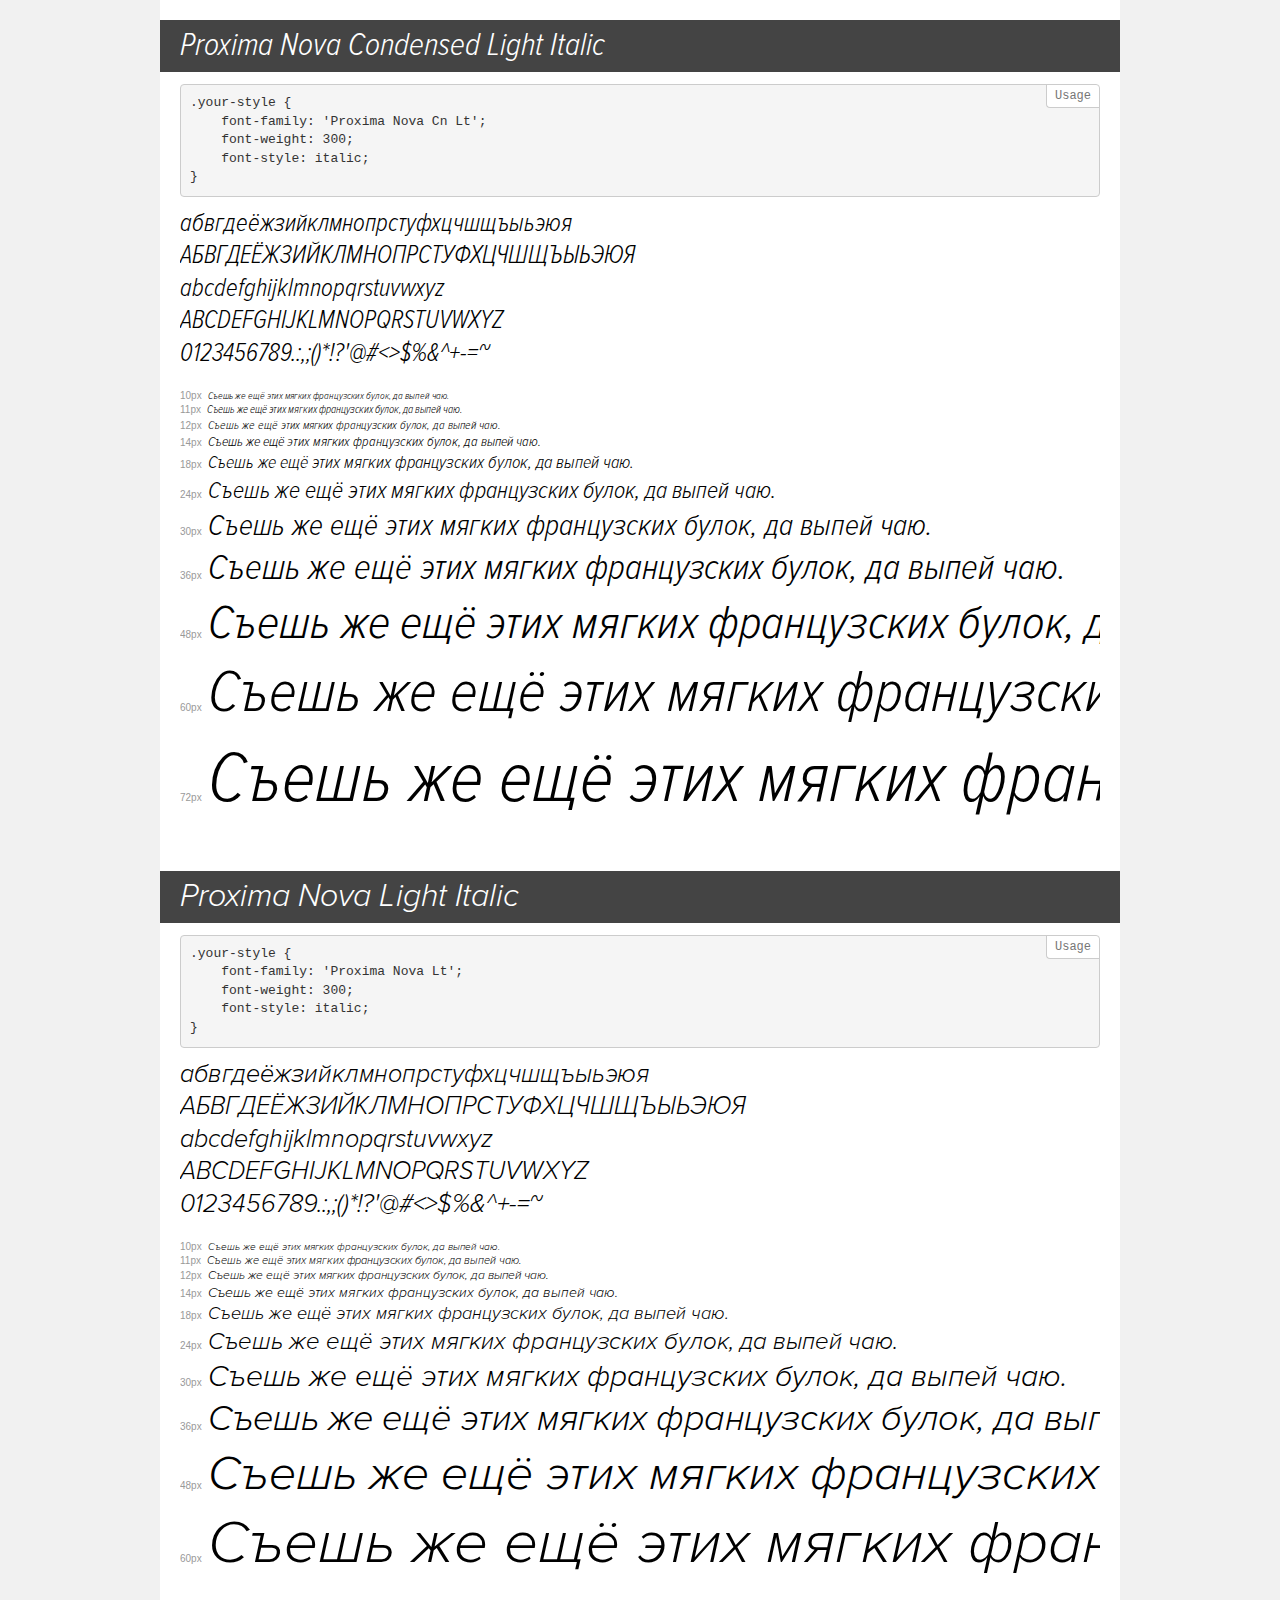
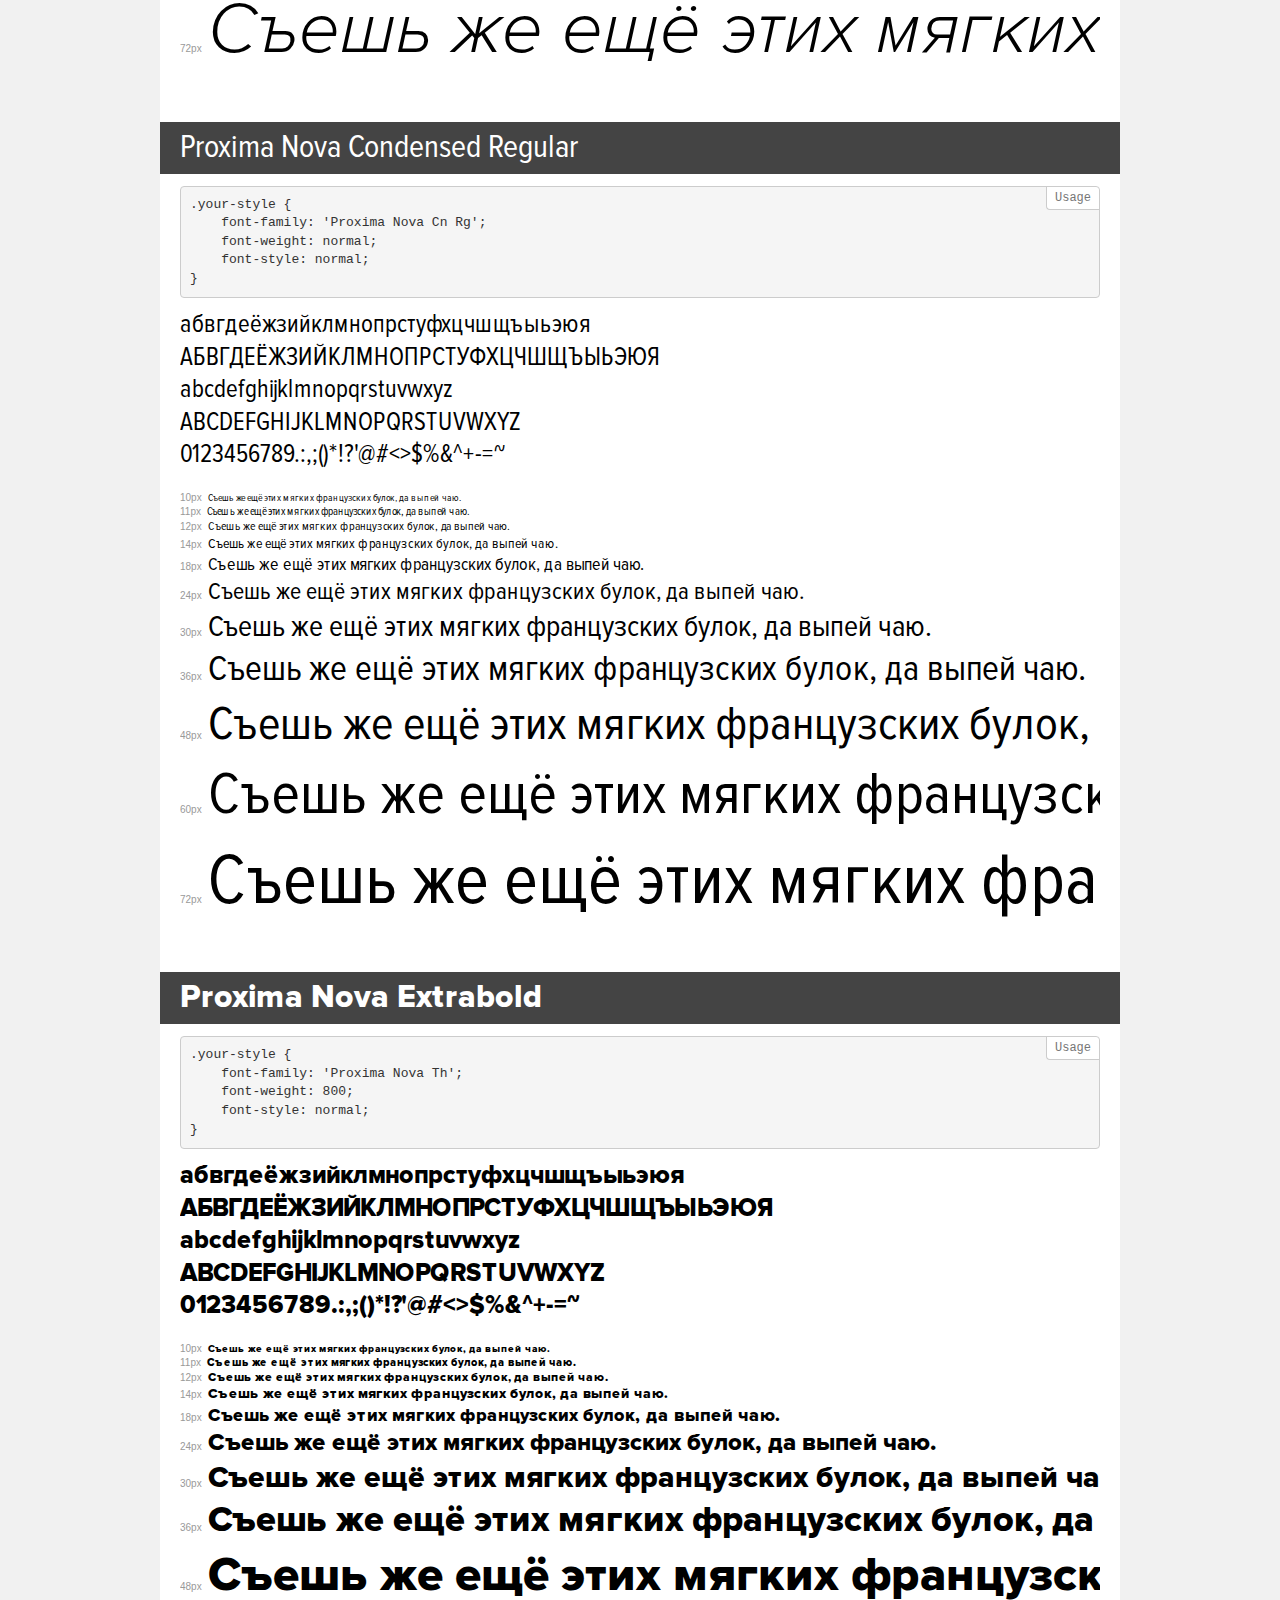
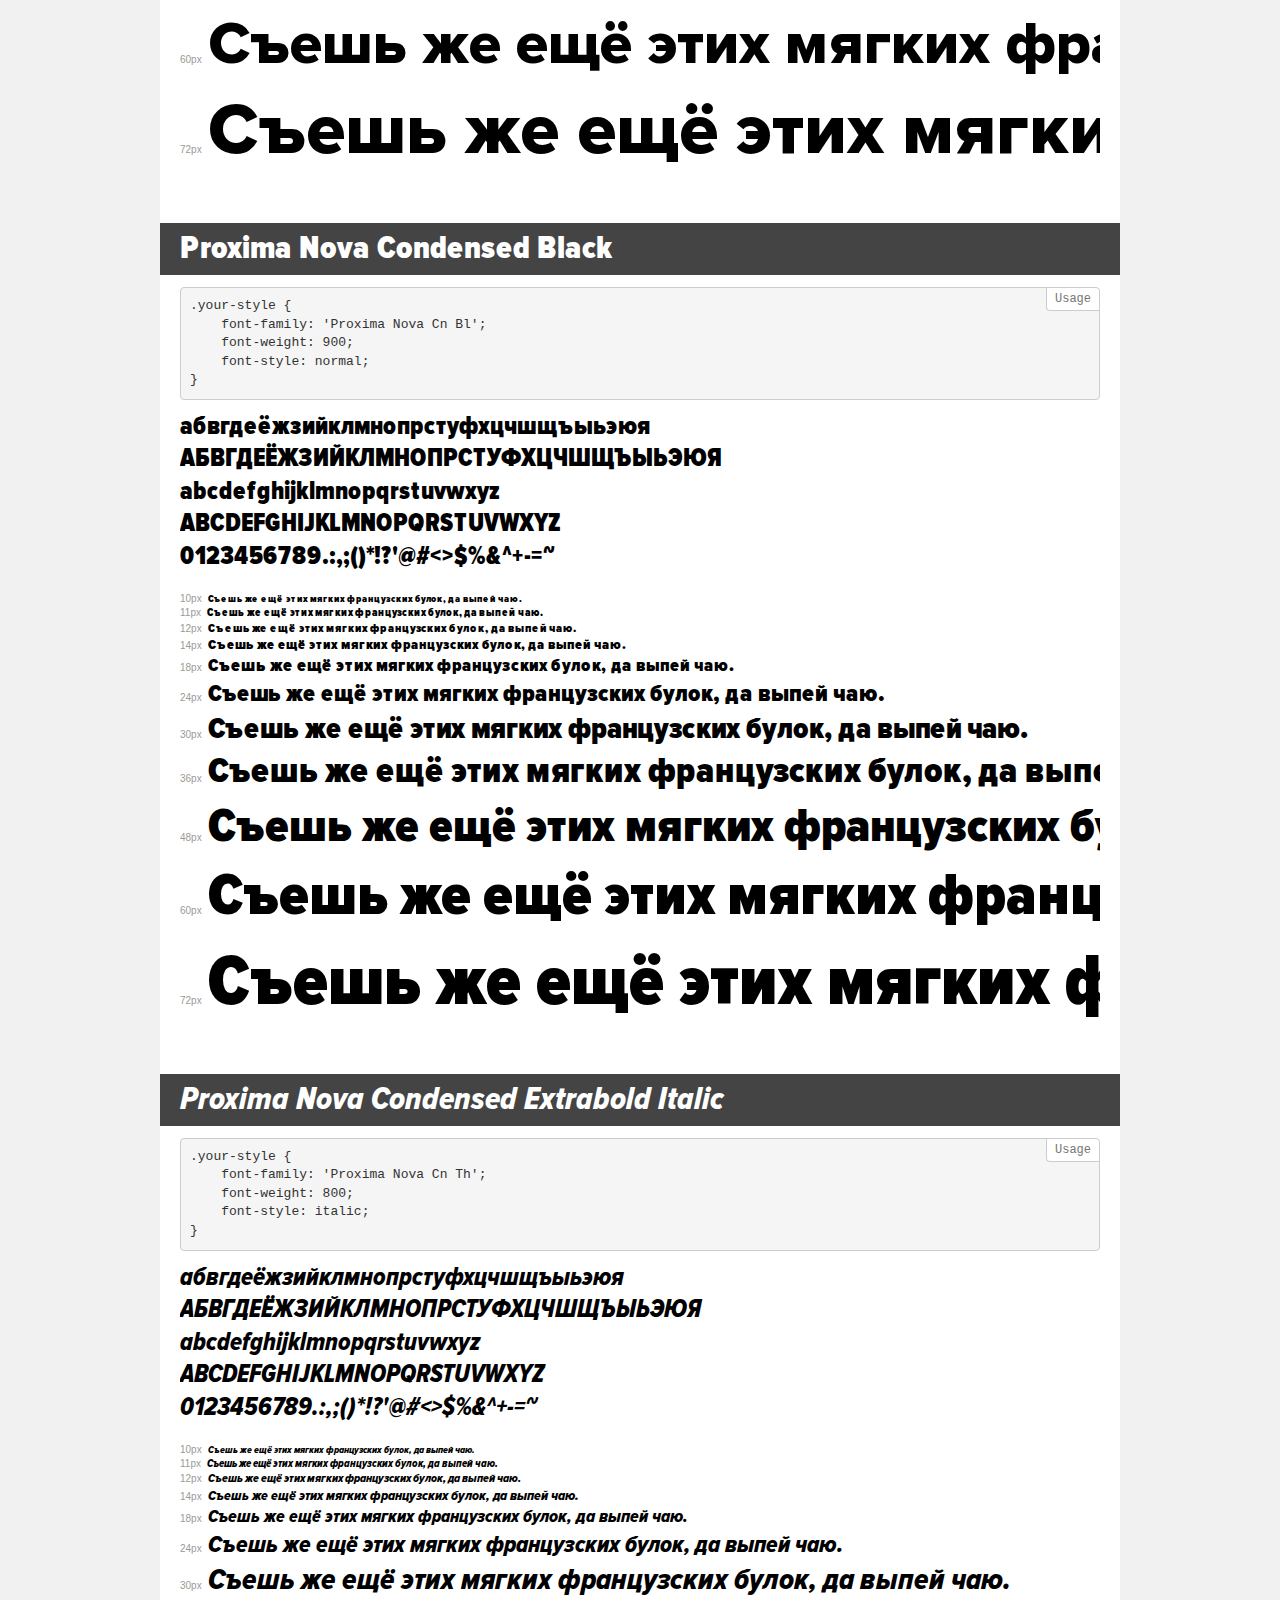
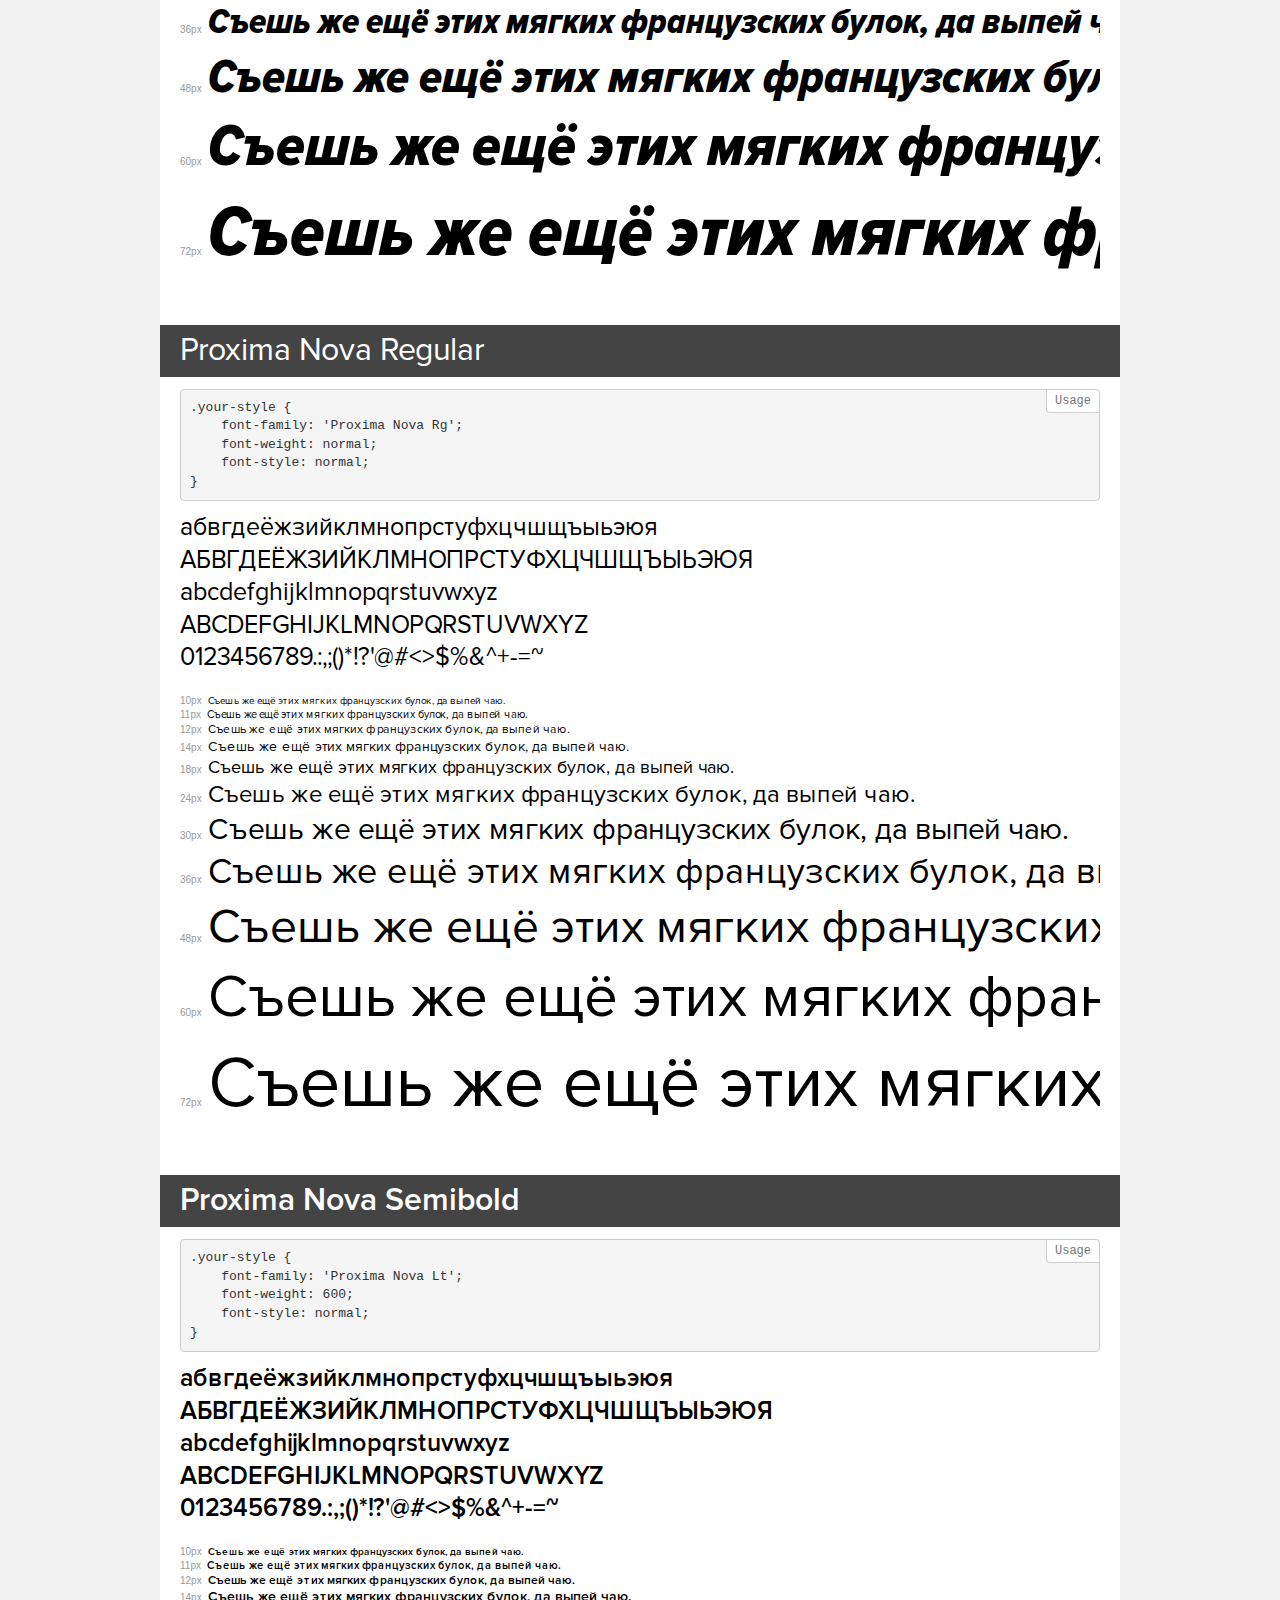
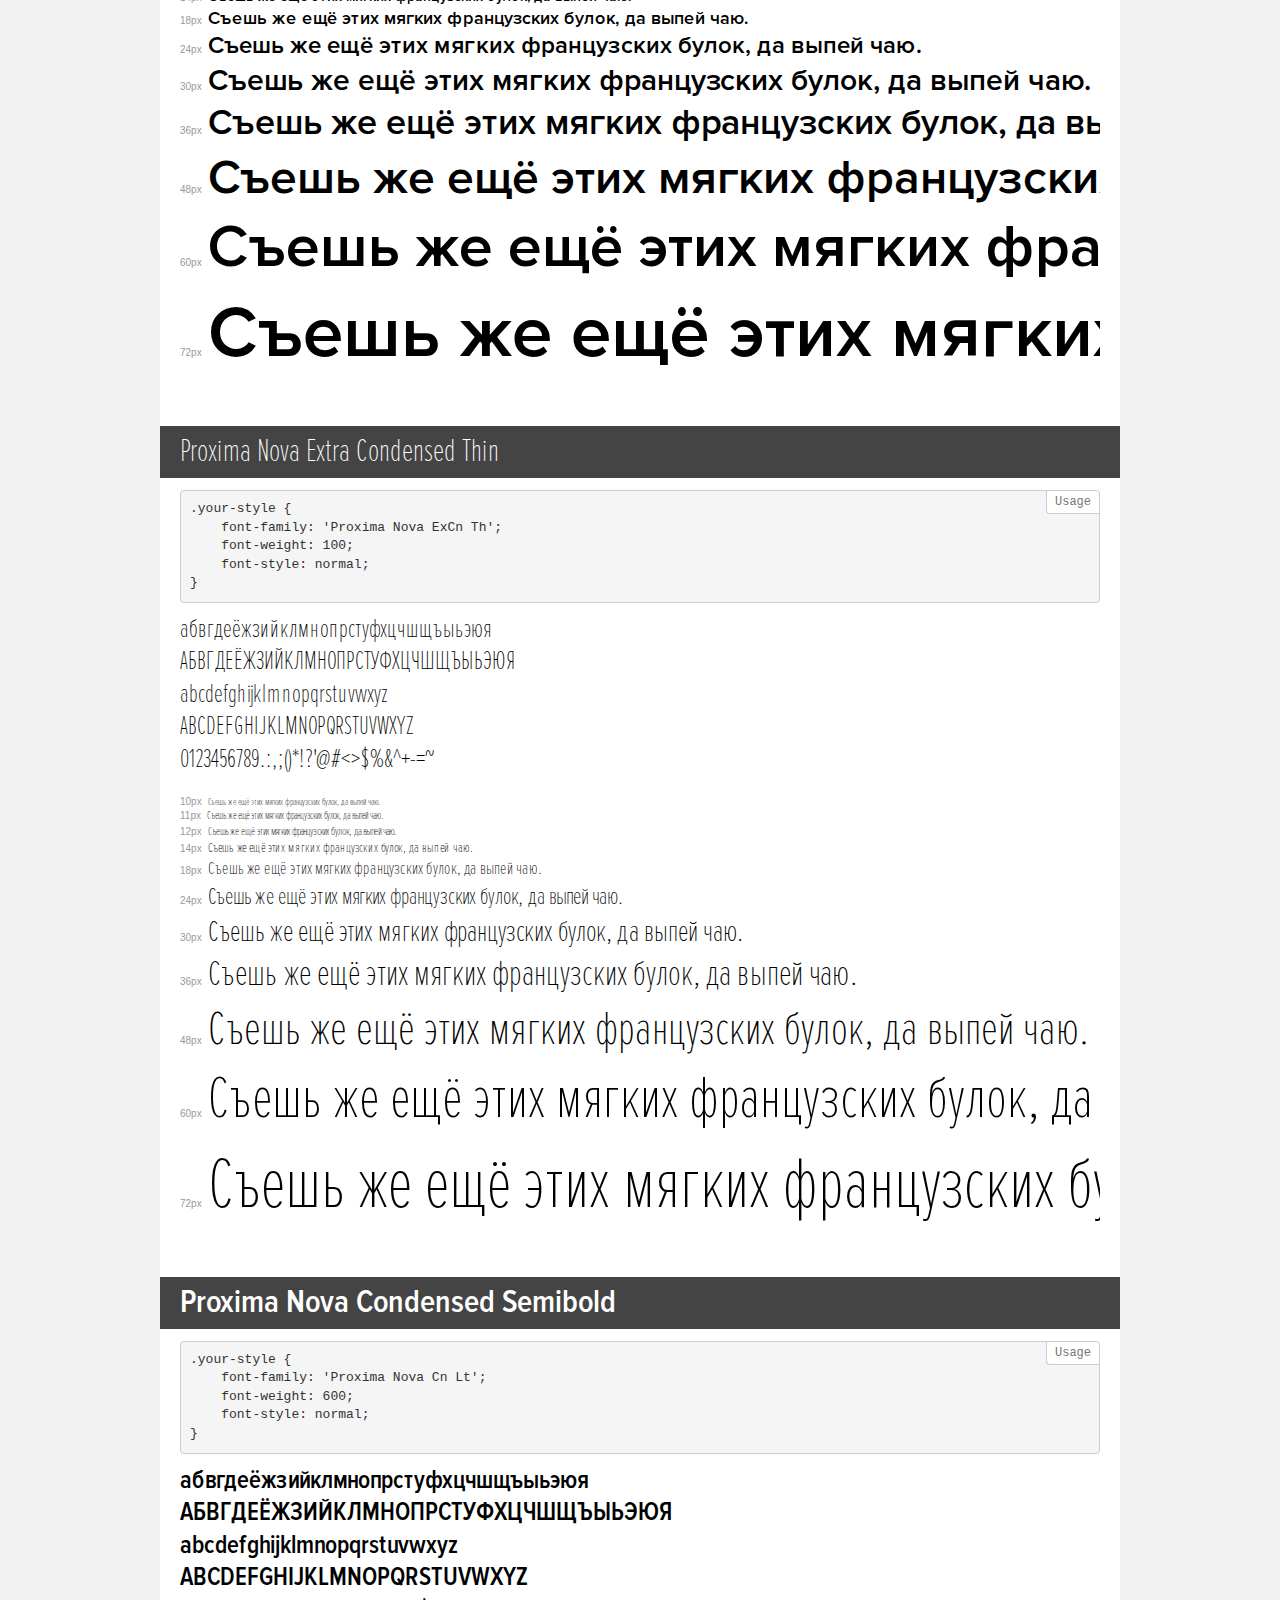
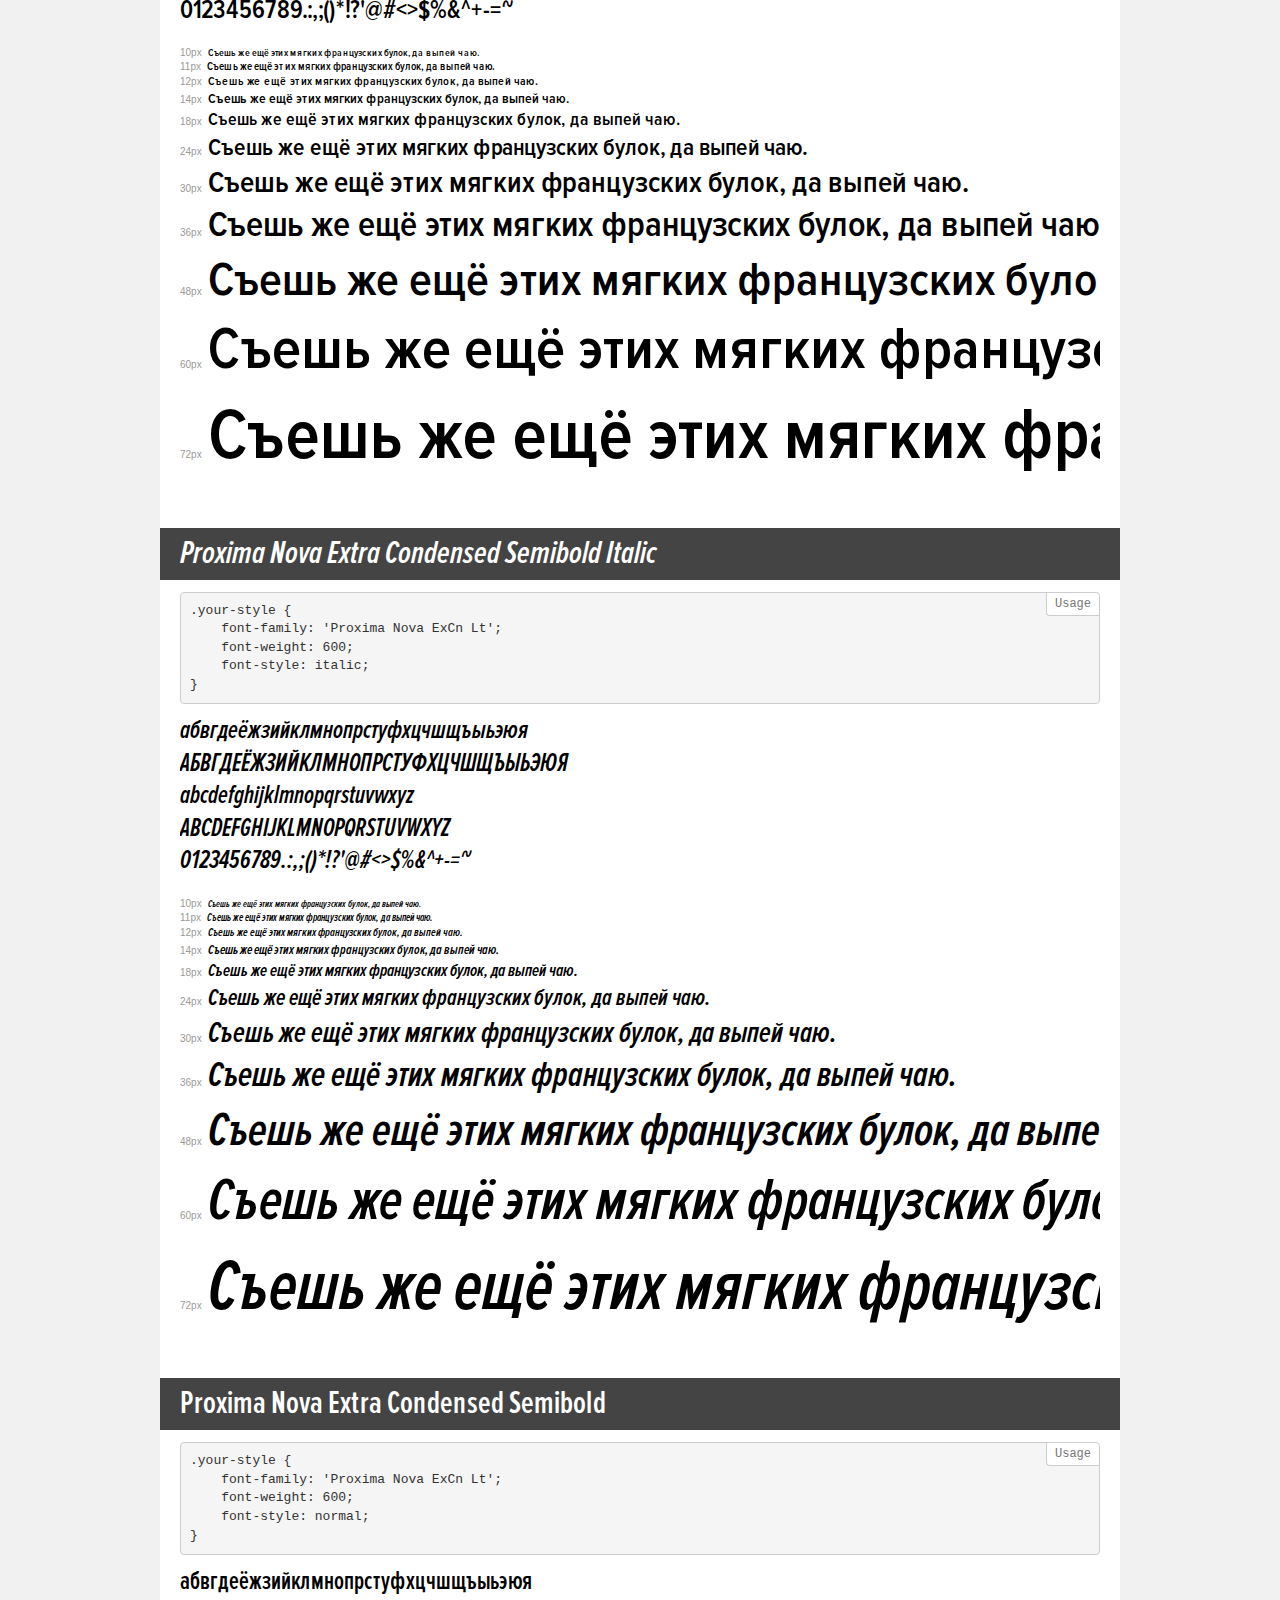
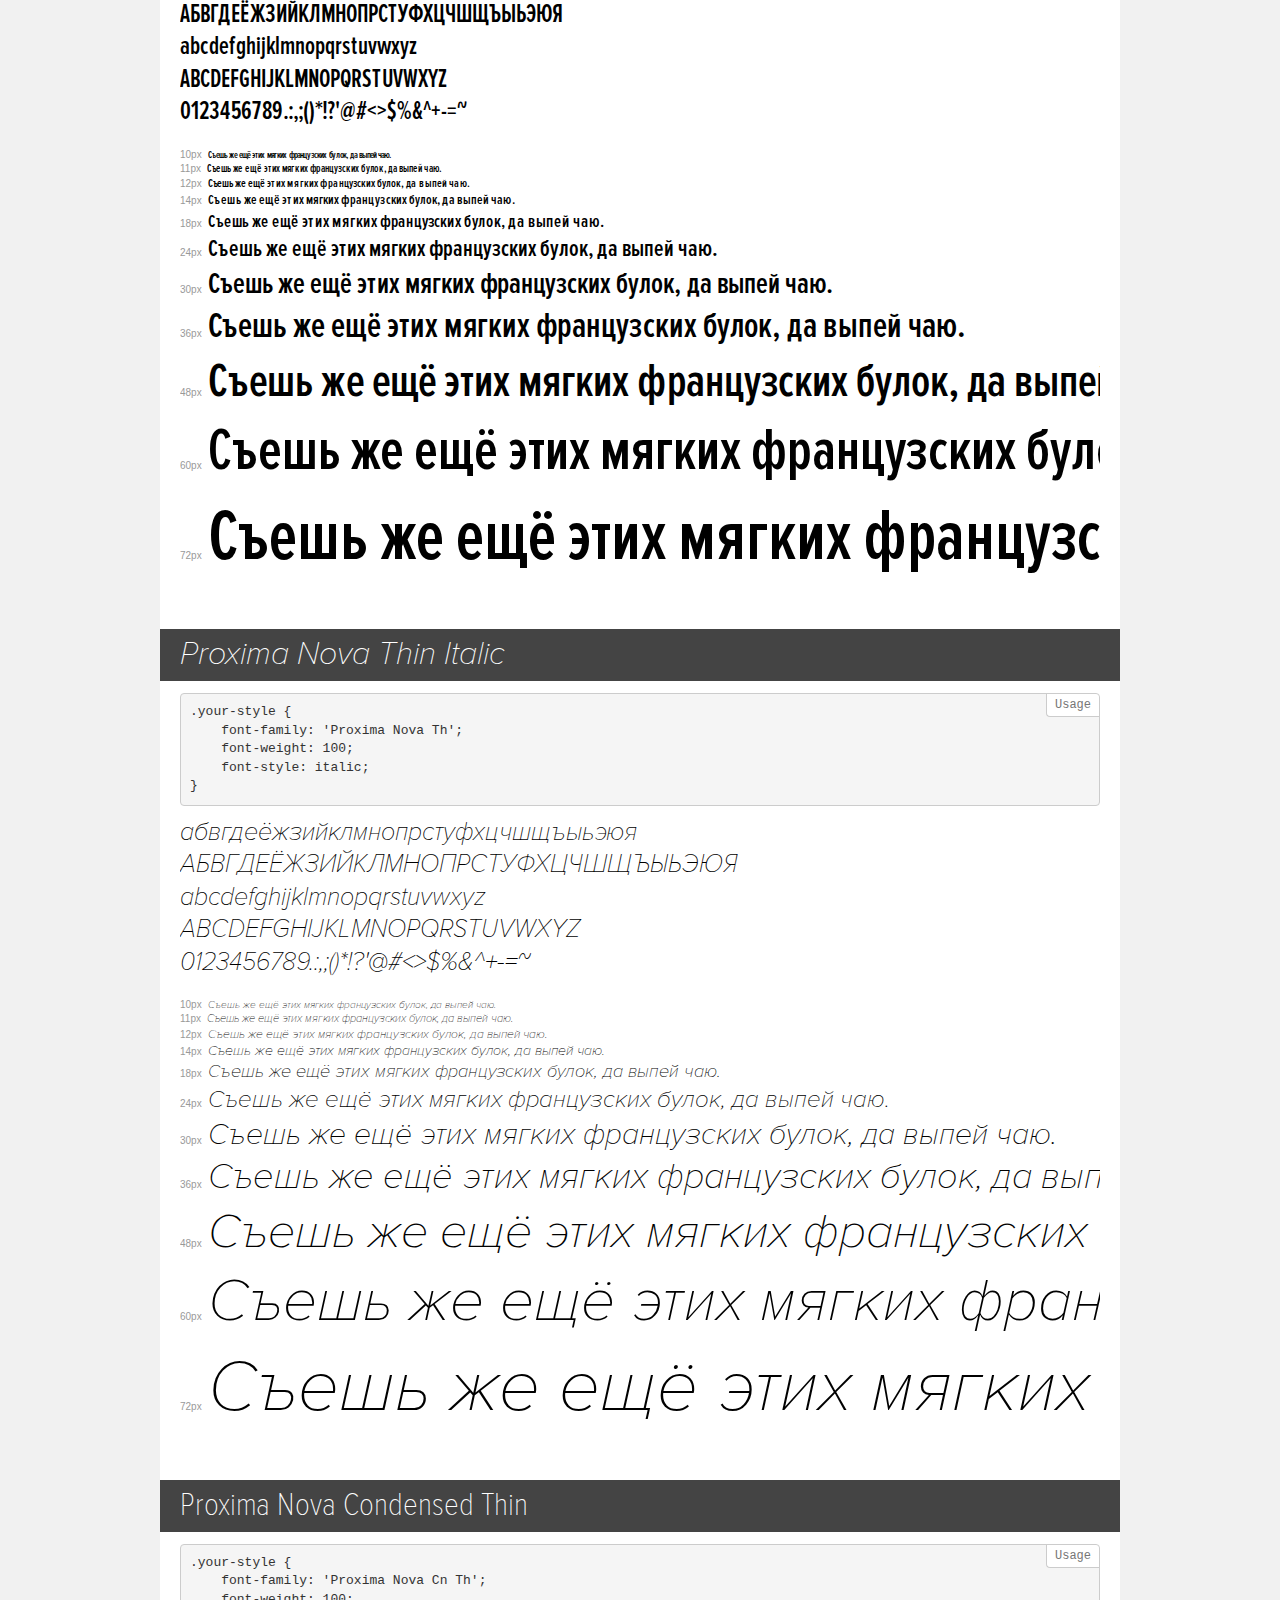
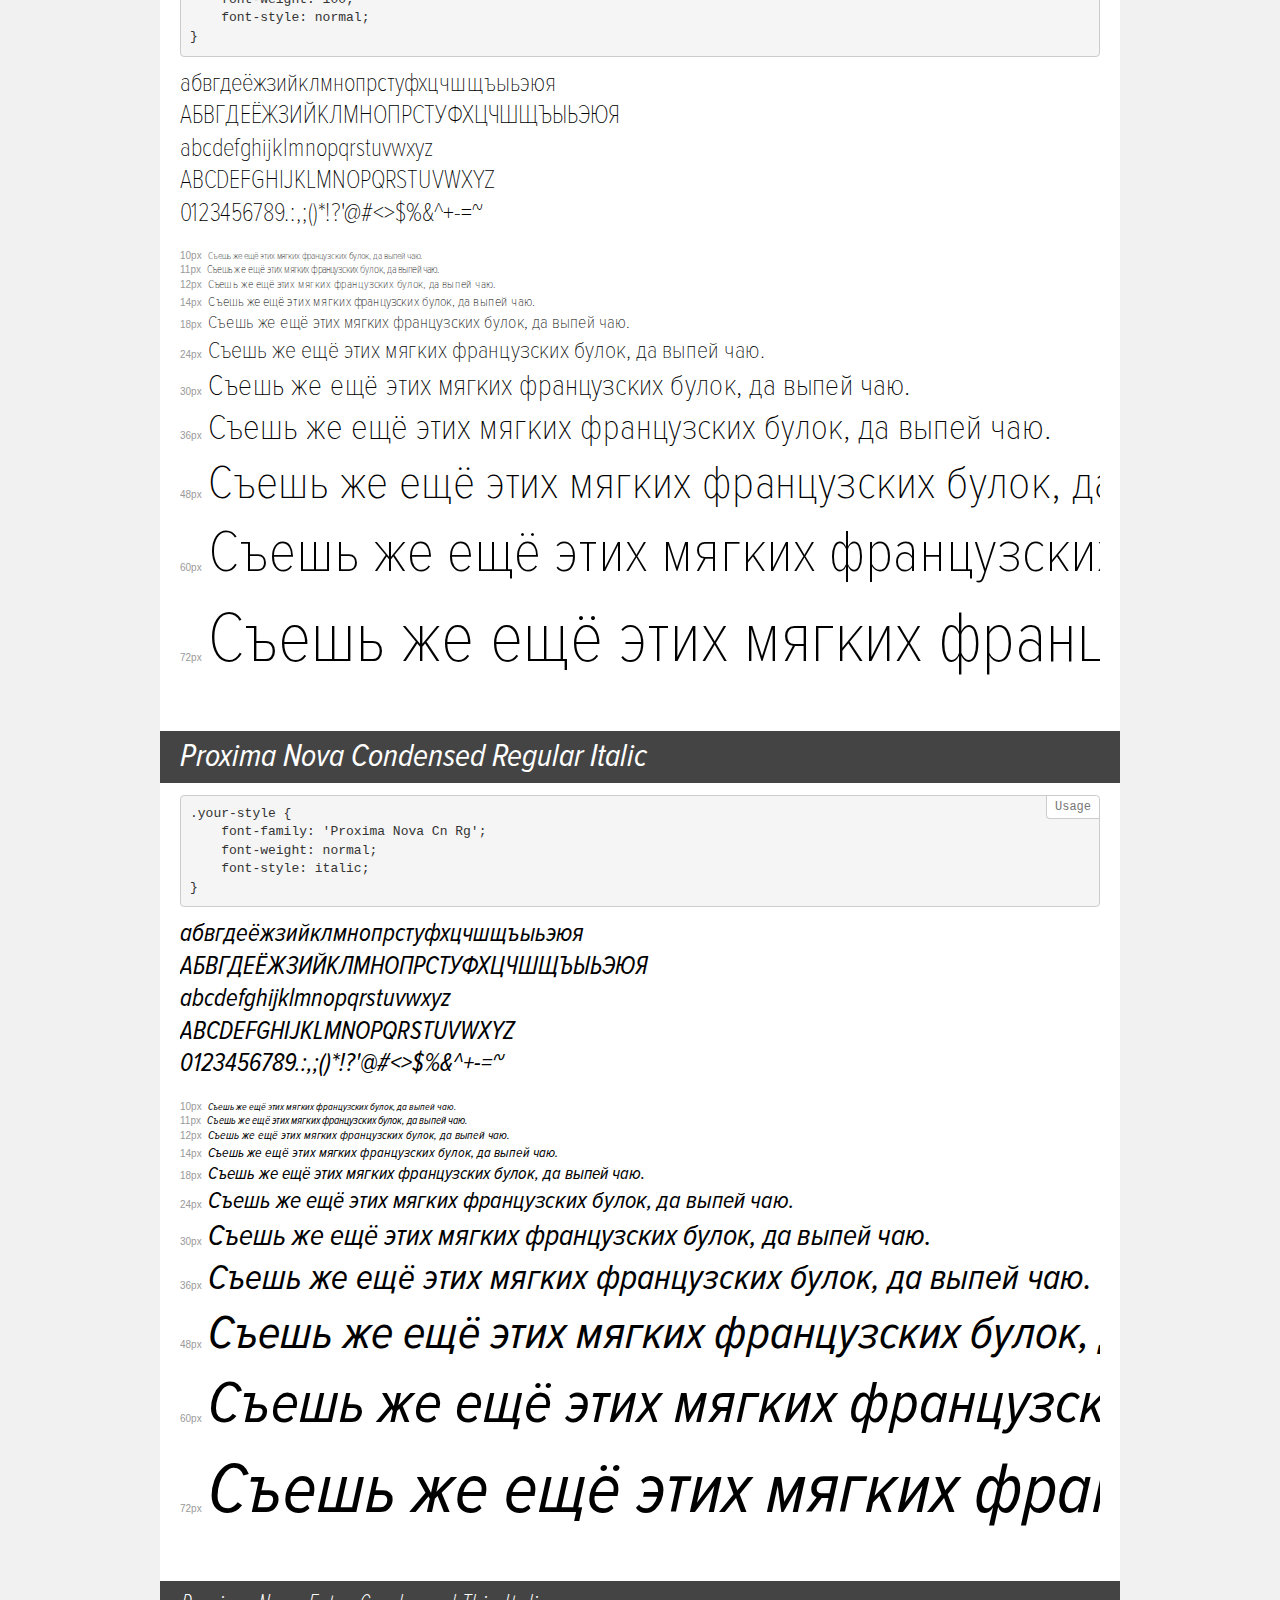
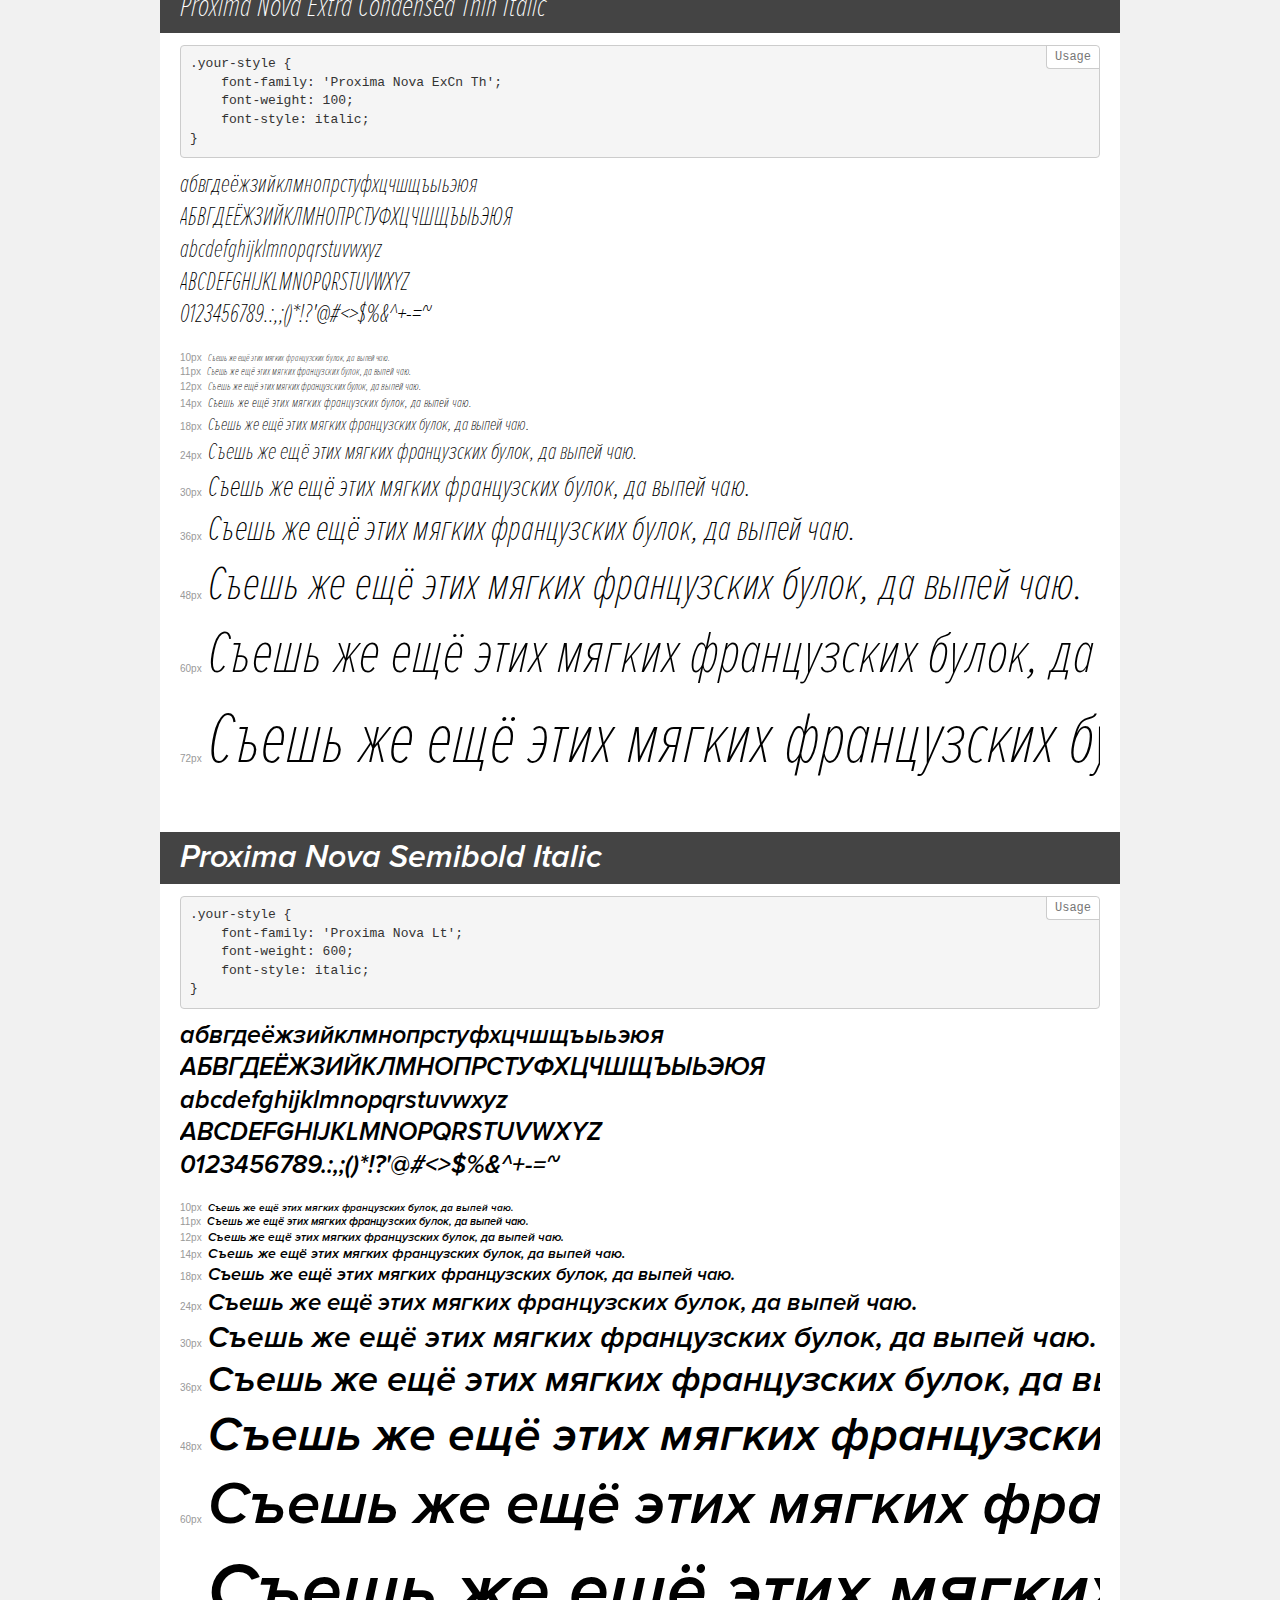
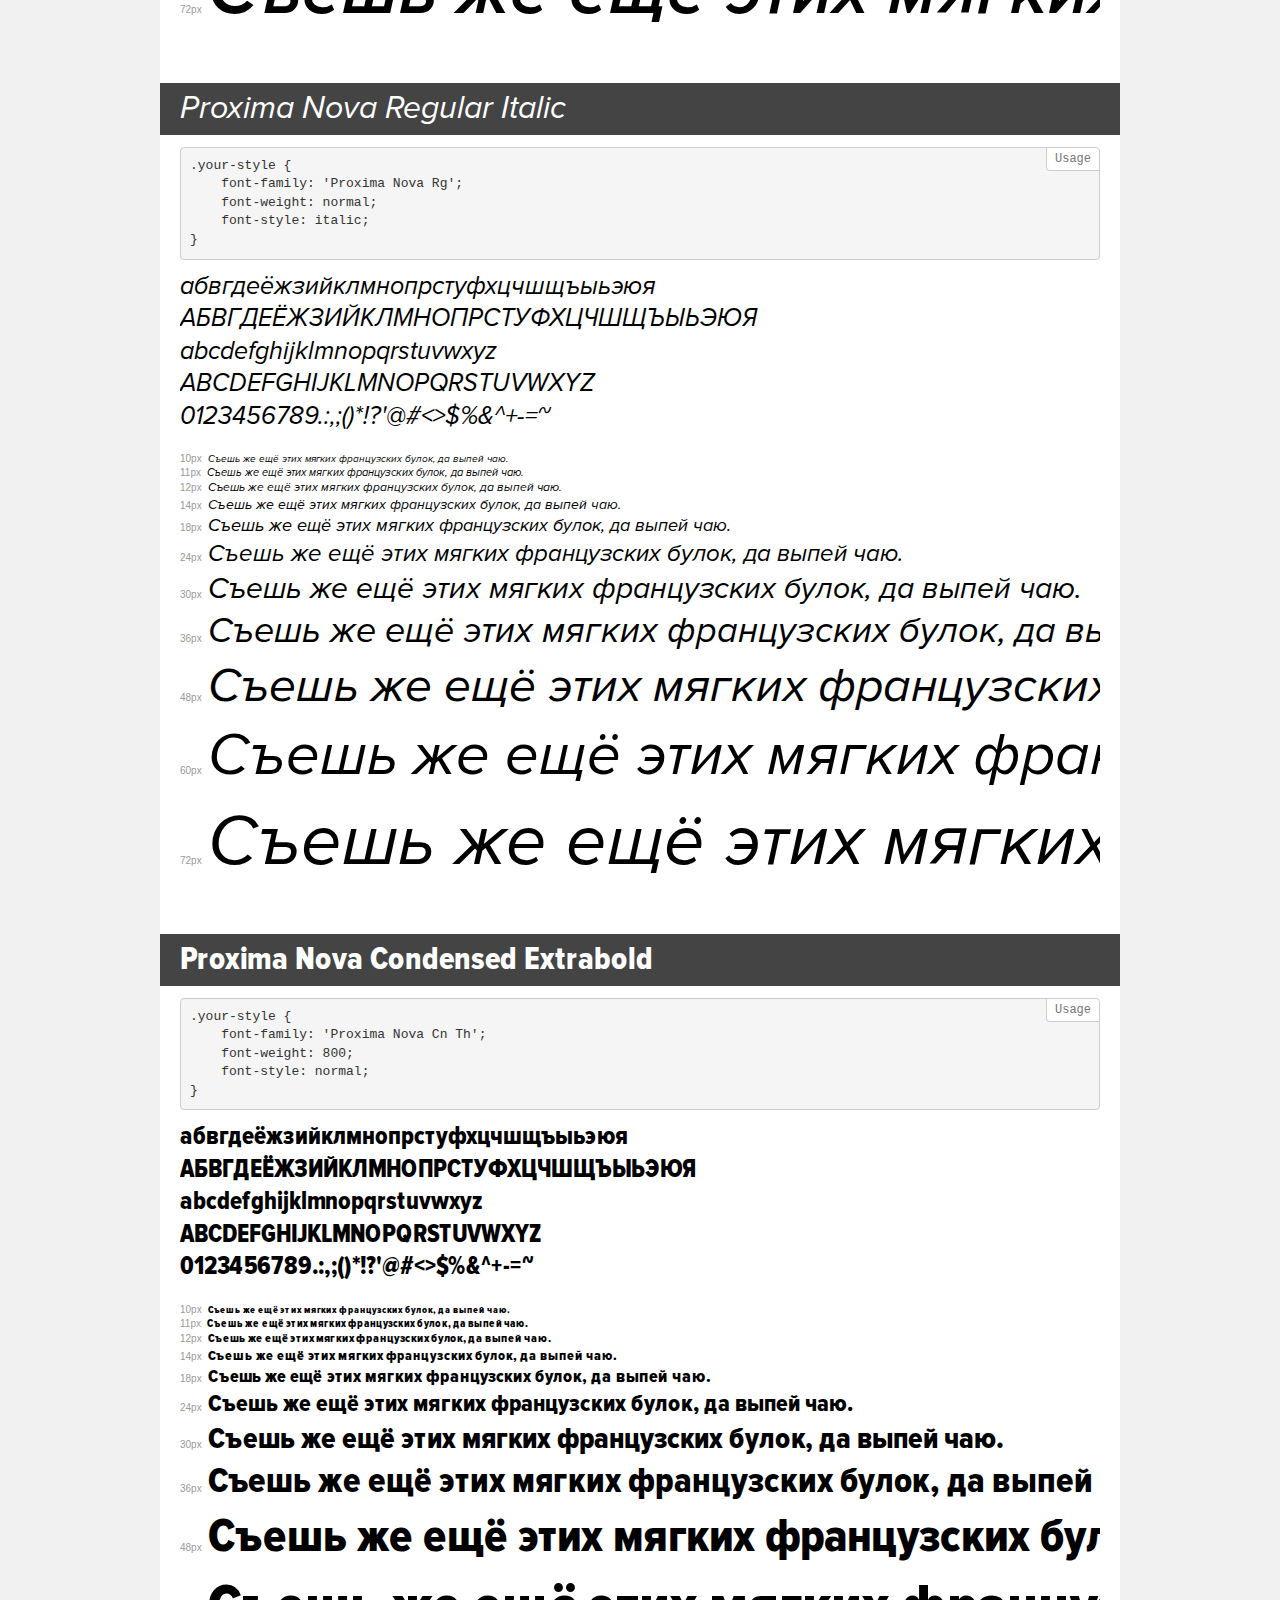
<file: fonts/demo.html>
<!DOCTYPE html>
<html>
<head>
	<meta charset="utf-8">
	<meta http-equiv="X-UA-Compatible" content="IE=edge">
	<meta name="viewport" content="width=device-width, initial-scale=1">
	<meta name="robots" content="noindex, noarchive">
	<title>Transfonter demo</title>
	<link href="stylesheet.css" rel="stylesheet">
	<style>
		/*
		http://meyerweb.com/eric/tools/css/reset/
		v2.0 | 20110126
		License: none (public domain)
		*/
		html, body, div, span, applet, object, iframe,
		h1, h2, h3, h4, h5, h6, p, blockquote, pre,
		a, abbr, acronym, address, big, cite, code,
		del, dfn, em, img, ins, kbd, q, s, samp,
		small, strike, strong, sub, sup, tt, var,
		b, u, i, center,
		dl, dt, dd, ol, ul, li,
		fieldset, form, label, legend,
		table, caption, tbody, tfoot, thead, tr, th, td,
		article, aside, canvas, details, embed,
		figure, figcaption, footer, header, hgroup,
		menu, nav, output, ruby, section, summary,
		time, mark, audio, video {
			margin: 0;
			padding: 0;
			border: 0;
			font-size: 100%;
			font: inherit;
			vertical-align: baseline;
		}
		/* HTML5 display-role reset for older browsers */
		article, aside, details, figcaption, figure,
		footer, header, hgroup, menu, nav, section {
			display: block;
		}
		body {
			line-height: 1;
		}
		ol, ul {
			list-style: none;
		}
		blockquote, q {
			quotes: none;
		}
		blockquote:before, blockquote:after,
		q:before, q:after {
			content: '';
			content: none;
		}
		table {
			border-collapse: collapse;
			border-spacing: 0;
		}
		/* common styles */
		body {
			background: #f1f1f1;
			color: #000;
		}
		.page {
			background: #fff;
			width: 920px;
			margin: 0 auto;
			padding: 20px 20px 0 20px;
			overflow: hidden;
		}
		.font-container {
			overflow-x: auto;
			overflow-y: hidden;
			margin-bottom: 40px;
			line-height: 1.3;
			white-space: nowrap;
			padding-bottom: 5px;
		}
		h1 {
			position: relative;
			background: #444;
			font-size: 32px;
			color: #fff;
			padding: 10px 20px;
			margin: 0 -20px 12px -20px;
		}
		.letters {
			font-size: 25px;
			margin-bottom: 20px;
		}
		.s10:before {
			content: '10px';
		}
		.s11:before {
			content: '11px';
		}
		.s12:before {
			content: '12px';
		}
		.s14:before {
			content: '14px';
		}
		.s18:before {
			content: '18px';
		}
		.s24:before {
			content: '24px';
		}
		.s30:before {
			content: '30px';
		}
		.s36:before {
			content: '36px';
		}
		.s48:before {
			content: '48px';
		}
		.s60:before {
			content: '60px';
		}
		.s72:before {
			content: '72px';
		}
		.s10:before, .s11:before, .s12:before, .s14:before,
		.s18:before, .s24:before, .s30:before, .s36:before,
		.s48:before, .s60:before, .s72:before {
			font-family: Arial, sans-serif;
			font-size: 10px;
			font-weight: normal;
			font-style: normal;
			color: #999;
			padding-right: 6px;
		}
		pre {
			display: block;
			position: relative;
			padding: 9px;
			margin: 0 0 10px;
			font-family: Monaco, Menlo, Consolas, "Courier New", monospace !important;
			font-size: 13px;
			line-height: 1.428571429;
			color: #333;
			font-weight: normal !important;
			font-style: normal !important;
			background-color: #f5f5f5;
			border: 1px solid #ccc;
			overflow-x: auto;
			border-radius: 4px;
		}
		pre:after {
			display: block;
			position: absolute;
			right: 0;
			top: 0;
			content: 'Usage';
			line-height: 1;
			padding: 5px 8px;
			font-size: 12px;
			color: #767676;
			background-color: #fff;
			border: 1px solid #ccc;
			border-right: none;
			border-top: none;
			border-radius: 0 4px 0 4px;
			z-index: 10;
		}
		/* responsive */
		@media (max-width: 959px) {
			.page {
				width: auto;
				margin: 0;
			}
		}
	</style>
</head>
<body>
<div class="page">
	<div class="demo" style="font-family: 'Proxima Nova Cn Lt'; font-weight: 300; font-style: italic;">
		<h1>Proxima Nova Condensed Light Italic</h1>
		<pre>.your-style {
    font-family: 'Proxima Nova Cn Lt';
    font-weight: 300;
    font-style: italic;
}</pre>
		<div class="font-container">
			<p class="letters">
				абвгдеёжзийклмнопрстуфхцчшщъыьэюя <br />
				АБВГДЕЁЖЗИЙКЛМНОПРСТУФХЦЧШЩЪЫЬЭЮЯ <br />
				abcdefghijklmnopqrstuvwxyz <br />
				ABCDEFGHIJKLMNOPQRSTUVWXYZ <br />				0123456789.:,;()*!?'@#<>$%&^+-=~
			</p>
			<p class="s10" style="font-size: 10px;">Съешь же ещё этих мягких французских булок, да выпей чаю.</p>
			<p class="s11" style="font-size: 11px;">Съешь же ещё этих мягких французских булок, да выпей чаю.</p>
			<p class="s12" style="font-size: 12px;">Съешь же ещё этих мягких французских булок, да выпей чаю.</p>
			<p class="s14" style="font-size: 14px;">Съешь же ещё этих мягких французских булок, да выпей чаю.</p>
			<p class="s18" style="font-size: 18px;">Съешь же ещё этих мягких французских булок, да выпей чаю.</p>
			<p class="s24" style="font-size: 24px;">Съешь же ещё этих мягких французских булок, да выпей чаю.</p>
			<p class="s30" style="font-size: 30px;">Съешь же ещё этих мягких французских булок, да выпей чаю.</p>
			<p class="s36" style="font-size: 36px;">Съешь же ещё этих мягких французских булок, да выпей чаю.</p>
			<p class="s48" style="font-size: 48px;">Съешь же ещё этих мягких французских булок, да выпей чаю.</p>
			<p class="s60" style="font-size: 60px;">Съешь же ещё этих мягких французских булок, да выпей чаю.</p>
			<p class="s72" style="font-size: 72px;">Съешь же ещё этих мягких французских булок, да выпей чаю.</p>
		</div>
	</div>
	<div class="demo" style="font-family: 'Proxima Nova Lt'; font-weight: 300; font-style: italic;">
		<h1>Proxima Nova Light Italic</h1>
		<pre>.your-style {
    font-family: 'Proxima Nova Lt';
    font-weight: 300;
    font-style: italic;
}</pre>
		<div class="font-container">
			<p class="letters">
				абвгдеёжзийклмнопрстуфхцчшщъыьэюя <br />
				АБВГДЕЁЖЗИЙКЛМНОПРСТУФХЦЧШЩЪЫЬЭЮЯ <br />
				abcdefghijklmnopqrstuvwxyz <br />
				ABCDEFGHIJKLMNOPQRSTUVWXYZ <br />				0123456789.:,;()*!?'@#<>$%&^+-=~
			</p>
			<p class="s10" style="font-size: 10px;">Съешь же ещё этих мягких французских булок, да выпей чаю.</p>
			<p class="s11" style="font-size: 11px;">Съешь же ещё этих мягких французских булок, да выпей чаю.</p>
			<p class="s12" style="font-size: 12px;">Съешь же ещё этих мягких французских булок, да выпей чаю.</p>
			<p class="s14" style="font-size: 14px;">Съешь же ещё этих мягких французских булок, да выпей чаю.</p>
			<p class="s18" style="font-size: 18px;">Съешь же ещё этих мягких французских булок, да выпей чаю.</p>
			<p class="s24" style="font-size: 24px;">Съешь же ещё этих мягких французских булок, да выпей чаю.</p>
			<p class="s30" style="font-size: 30px;">Съешь же ещё этих мягких французских булок, да выпей чаю.</p>
			<p class="s36" style="font-size: 36px;">Съешь же ещё этих мягких французских булок, да выпей чаю.</p>
			<p class="s48" style="font-size: 48px;">Съешь же ещё этих мягких французских булок, да выпей чаю.</p>
			<p class="s60" style="font-size: 60px;">Съешь же ещё этих мягких французских булок, да выпей чаю.</p>
			<p class="s72" style="font-size: 72px;">Съешь же ещё этих мягких французских булок, да выпей чаю.</p>
		</div>
	</div>
	<div class="demo" style="font-family: 'Proxima Nova Cn Rg'; font-weight: normal; font-style: normal;">
		<h1>Proxima Nova Condensed Regular</h1>
		<pre>.your-style {
    font-family: 'Proxima Nova Cn Rg';
    font-weight: normal;
    font-style: normal;
}</pre>
		<div class="font-container">
			<p class="letters">
				абвгдеёжзийклмнопрстуфхцчшщъыьэюя <br />
				АБВГДЕЁЖЗИЙКЛМНОПРСТУФХЦЧШЩЪЫЬЭЮЯ <br />
				abcdefghijklmnopqrstuvwxyz <br />
				ABCDEFGHIJKLMNOPQRSTUVWXYZ <br />				0123456789.:,;()*!?'@#<>$%&^+-=~
			</p>
			<p class="s10" style="font-size: 10px;">Съешь же ещё этих мягких французских булок, да выпей чаю.</p>
			<p class="s11" style="font-size: 11px;">Съешь же ещё этих мягких французских булок, да выпей чаю.</p>
			<p class="s12" style="font-size: 12px;">Съешь же ещё этих мягких французских булок, да выпей чаю.</p>
			<p class="s14" style="font-size: 14px;">Съешь же ещё этих мягких французских булок, да выпей чаю.</p>
			<p class="s18" style="font-size: 18px;">Съешь же ещё этих мягких французских булок, да выпей чаю.</p>
			<p class="s24" style="font-size: 24px;">Съешь же ещё этих мягких французских булок, да выпей чаю.</p>
			<p class="s30" style="font-size: 30px;">Съешь же ещё этих мягких французских булок, да выпей чаю.</p>
			<p class="s36" style="font-size: 36px;">Съешь же ещё этих мягких французских булок, да выпей чаю.</p>
			<p class="s48" style="font-size: 48px;">Съешь же ещё этих мягких французских булок, да выпей чаю.</p>
			<p class="s60" style="font-size: 60px;">Съешь же ещё этих мягких французских булок, да выпей чаю.</p>
			<p class="s72" style="font-size: 72px;">Съешь же ещё этих мягких французских булок, да выпей чаю.</p>
		</div>
	</div>
	<div class="demo" style="font-family: 'Proxima Nova Th'; font-weight: 800; font-style: normal;">
		<h1>Proxima Nova Extrabold</h1>
		<pre>.your-style {
    font-family: 'Proxima Nova Th';
    font-weight: 800;
    font-style: normal;
}</pre>
		<div class="font-container">
			<p class="letters">
				абвгдеёжзийклмнопрстуфхцчшщъыьэюя <br />
				АБВГДЕЁЖЗИЙКЛМНОПРСТУФХЦЧШЩЪЫЬЭЮЯ <br />
				abcdefghijklmnopqrstuvwxyz <br />
				ABCDEFGHIJKLMNOPQRSTUVWXYZ <br />				0123456789.:,;()*!?'@#<>$%&^+-=~
			</p>
			<p class="s10" style="font-size: 10px;">Съешь же ещё этих мягких французских булок, да выпей чаю.</p>
			<p class="s11" style="font-size: 11px;">Съешь же ещё этих мягких французских булок, да выпей чаю.</p>
			<p class="s12" style="font-size: 12px;">Съешь же ещё этих мягких французских булок, да выпей чаю.</p>
			<p class="s14" style="font-size: 14px;">Съешь же ещё этих мягких французских булок, да выпей чаю.</p>
			<p class="s18" style="font-size: 18px;">Съешь же ещё этих мягких французских булок, да выпей чаю.</p>
			<p class="s24" style="font-size: 24px;">Съешь же ещё этих мягких французских булок, да выпей чаю.</p>
			<p class="s30" style="font-size: 30px;">Съешь же ещё этих мягких французских булок, да выпей чаю.</p>
			<p class="s36" style="font-size: 36px;">Съешь же ещё этих мягких французских булок, да выпей чаю.</p>
			<p class="s48" style="font-size: 48px;">Съешь же ещё этих мягких французских булок, да выпей чаю.</p>
			<p class="s60" style="font-size: 60px;">Съешь же ещё этих мягких французских булок, да выпей чаю.</p>
			<p class="s72" style="font-size: 72px;">Съешь же ещё этих мягких французских булок, да выпей чаю.</p>
		</div>
	</div>
	<div class="demo" style="font-family: 'Proxima Nova Cn Bl'; font-weight: 900; font-style: normal;">
		<h1>Proxima Nova Condensed Black</h1>
		<pre>.your-style {
    font-family: 'Proxima Nova Cn Bl';
    font-weight: 900;
    font-style: normal;
}</pre>
		<div class="font-container">
			<p class="letters">
				абвгдеёжзийклмнопрстуфхцчшщъыьэюя <br />
				АБВГДЕЁЖЗИЙКЛМНОПРСТУФХЦЧШЩЪЫЬЭЮЯ <br />
				abcdefghijklmnopqrstuvwxyz <br />
				ABCDEFGHIJKLMNOPQRSTUVWXYZ <br />				0123456789.:,;()*!?'@#<>$%&^+-=~
			</p>
			<p class="s10" style="font-size: 10px;">Съешь же ещё этих мягких французских булок, да выпей чаю.</p>
			<p class="s11" style="font-size: 11px;">Съешь же ещё этих мягких французских булок, да выпей чаю.</p>
			<p class="s12" style="font-size: 12px;">Съешь же ещё этих мягких французских булок, да выпей чаю.</p>
			<p class="s14" style="font-size: 14px;">Съешь же ещё этих мягких французских булок, да выпей чаю.</p>
			<p class="s18" style="font-size: 18px;">Съешь же ещё этих мягких французских булок, да выпей чаю.</p>
			<p class="s24" style="font-size: 24px;">Съешь же ещё этих мягких французских булок, да выпей чаю.</p>
			<p class="s30" style="font-size: 30px;">Съешь же ещё этих мягких французских булок, да выпей чаю.</p>
			<p class="s36" style="font-size: 36px;">Съешь же ещё этих мягких французских булок, да выпей чаю.</p>
			<p class="s48" style="font-size: 48px;">Съешь же ещё этих мягких французских булок, да выпей чаю.</p>
			<p class="s60" style="font-size: 60px;">Съешь же ещё этих мягких французских булок, да выпей чаю.</p>
			<p class="s72" style="font-size: 72px;">Съешь же ещё этих мягких французских булок, да выпей чаю.</p>
		</div>
	</div>
	<div class="demo" style="font-family: 'Proxima Nova Cn Th'; font-weight: 800; font-style: italic;">
		<h1>Proxima Nova Condensed Extrabold Italic</h1>
		<pre>.your-style {
    font-family: 'Proxima Nova Cn Th';
    font-weight: 800;
    font-style: italic;
}</pre>
		<div class="font-container">
			<p class="letters">
				абвгдеёжзийклмнопрстуфхцчшщъыьэюя <br />
				АБВГДЕЁЖЗИЙКЛМНОПРСТУФХЦЧШЩЪЫЬЭЮЯ <br />
				abcdefghijklmnopqrstuvwxyz <br />
				ABCDEFGHIJKLMNOPQRSTUVWXYZ <br />				0123456789.:,;()*!?'@#<>$%&^+-=~
			</p>
			<p class="s10" style="font-size: 10px;">Съешь же ещё этих мягких французских булок, да выпей чаю.</p>
			<p class="s11" style="font-size: 11px;">Съешь же ещё этих мягких французских булок, да выпей чаю.</p>
			<p class="s12" style="font-size: 12px;">Съешь же ещё этих мягких французских булок, да выпей чаю.</p>
			<p class="s14" style="font-size: 14px;">Съешь же ещё этих мягких французских булок, да выпей чаю.</p>
			<p class="s18" style="font-size: 18px;">Съешь же ещё этих мягких французских булок, да выпей чаю.</p>
			<p class="s24" style="font-size: 24px;">Съешь же ещё этих мягких французских булок, да выпей чаю.</p>
			<p class="s30" style="font-size: 30px;">Съешь же ещё этих мягких французских булок, да выпей чаю.</p>
			<p class="s36" style="font-size: 36px;">Съешь же ещё этих мягких французских булок, да выпей чаю.</p>
			<p class="s48" style="font-size: 48px;">Съешь же ещё этих мягких французских булок, да выпей чаю.</p>
			<p class="s60" style="font-size: 60px;">Съешь же ещё этих мягких французских булок, да выпей чаю.</p>
			<p class="s72" style="font-size: 72px;">Съешь же ещё этих мягких французских булок, да выпей чаю.</p>
		</div>
	</div>
	<div class="demo" style="font-family: 'Proxima Nova Rg'; font-weight: normal; font-style: normal;">
		<h1>Proxima Nova Regular</h1>
		<pre>.your-style {
    font-family: 'Proxima Nova Rg';
    font-weight: normal;
    font-style: normal;
}</pre>
		<div class="font-container">
			<p class="letters">
				абвгдеёжзийклмнопрстуфхцчшщъыьэюя <br />
				АБВГДЕЁЖЗИЙКЛМНОПРСТУФХЦЧШЩЪЫЬЭЮЯ <br />
				abcdefghijklmnopqrstuvwxyz <br />
				ABCDEFGHIJKLMNOPQRSTUVWXYZ <br />				0123456789.:,;()*!?'@#<>$%&^+-=~
			</p>
			<p class="s10" style="font-size: 10px;">Съешь же ещё этих мягких французских булок, да выпей чаю.</p>
			<p class="s11" style="font-size: 11px;">Съешь же ещё этих мягких французских булок, да выпей чаю.</p>
			<p class="s12" style="font-size: 12px;">Съешь же ещё этих мягких французских булок, да выпей чаю.</p>
			<p class="s14" style="font-size: 14px;">Съешь же ещё этих мягких французских булок, да выпей чаю.</p>
			<p class="s18" style="font-size: 18px;">Съешь же ещё этих мягких французских булок, да выпей чаю.</p>
			<p class="s24" style="font-size: 24px;">Съешь же ещё этих мягких французских булок, да выпей чаю.</p>
			<p class="s30" style="font-size: 30px;">Съешь же ещё этих мягких французских булок, да выпей чаю.</p>
			<p class="s36" style="font-size: 36px;">Съешь же ещё этих мягких французских булок, да выпей чаю.</p>
			<p class="s48" style="font-size: 48px;">Съешь же ещё этих мягких французских булок, да выпей чаю.</p>
			<p class="s60" style="font-size: 60px;">Съешь же ещё этих мягких французских булок, да выпей чаю.</p>
			<p class="s72" style="font-size: 72px;">Съешь же ещё этих мягких французских булок, да выпей чаю.</p>
		</div>
	</div>
	<div class="demo" style="font-family: 'Proxima Nova Lt'; font-weight: 600; font-style: normal;">
		<h1>Proxima Nova Semibold</h1>
		<pre>.your-style {
    font-family: 'Proxima Nova Lt';
    font-weight: 600;
    font-style: normal;
}</pre>
		<div class="font-container">
			<p class="letters">
				абвгдеёжзийклмнопрстуфхцчшщъыьэюя <br />
				АБВГДЕЁЖЗИЙКЛМНОПРСТУФХЦЧШЩЪЫЬЭЮЯ <br />
				abcdefghijklmnopqrstuvwxyz <br />
				ABCDEFGHIJKLMNOPQRSTUVWXYZ <br />				0123456789.:,;()*!?'@#<>$%&^+-=~
			</p>
			<p class="s10" style="font-size: 10px;">Съешь же ещё этих мягких французских булок, да выпей чаю.</p>
			<p class="s11" style="font-size: 11px;">Съешь же ещё этих мягких французских булок, да выпей чаю.</p>
			<p class="s12" style="font-size: 12px;">Съешь же ещё этих мягких французских булок, да выпей чаю.</p>
			<p class="s14" style="font-size: 14px;">Съешь же ещё этих мягких французских булок, да выпей чаю.</p>
			<p class="s18" style="font-size: 18px;">Съешь же ещё этих мягких французских булок, да выпей чаю.</p>
			<p class="s24" style="font-size: 24px;">Съешь же ещё этих мягких французских булок, да выпей чаю.</p>
			<p class="s30" style="font-size: 30px;">Съешь же ещё этих мягких французских булок, да выпей чаю.</p>
			<p class="s36" style="font-size: 36px;">Съешь же ещё этих мягких французских булок, да выпей чаю.</p>
			<p class="s48" style="font-size: 48px;">Съешь же ещё этих мягких французских булок, да выпей чаю.</p>
			<p class="s60" style="font-size: 60px;">Съешь же ещё этих мягких французских булок, да выпей чаю.</p>
			<p class="s72" style="font-size: 72px;">Съешь же ещё этих мягких французских булок, да выпей чаю.</p>
		</div>
	</div>
	<div class="demo" style="font-family: 'Proxima Nova ExCn Th'; font-weight: 100; font-style: normal;">
		<h1>Proxima Nova Extra Condensed Thin</h1>
		<pre>.your-style {
    font-family: 'Proxima Nova ExCn Th';
    font-weight: 100;
    font-style: normal;
}</pre>
		<div class="font-container">
			<p class="letters">
				абвгдеёжзийклмнопрстуфхцчшщъыьэюя <br />
				АБВГДЕЁЖЗИЙКЛМНОПРСТУФХЦЧШЩЪЫЬЭЮЯ <br />
				abcdefghijklmnopqrstuvwxyz <br />
				ABCDEFGHIJKLMNOPQRSTUVWXYZ <br />				0123456789.:,;()*!?'@#<>$%&^+-=~
			</p>
			<p class="s10" style="font-size: 10px;">Съешь же ещё этих мягких французских булок, да выпей чаю.</p>
			<p class="s11" style="font-size: 11px;">Съешь же ещё этих мягких французских булок, да выпей чаю.</p>
			<p class="s12" style="font-size: 12px;">Съешь же ещё этих мягких французских булок, да выпей чаю.</p>
			<p class="s14" style="font-size: 14px;">Съешь же ещё этих мягких французских булок, да выпей чаю.</p>
			<p class="s18" style="font-size: 18px;">Съешь же ещё этих мягких французских булок, да выпей чаю.</p>
			<p class="s24" style="font-size: 24px;">Съешь же ещё этих мягких французских булок, да выпей чаю.</p>
			<p class="s30" style="font-size: 30px;">Съешь же ещё этих мягких французских булок, да выпей чаю.</p>
			<p class="s36" style="font-size: 36px;">Съешь же ещё этих мягких французских булок, да выпей чаю.</p>
			<p class="s48" style="font-size: 48px;">Съешь же ещё этих мягких французских булок, да выпей чаю.</p>
			<p class="s60" style="font-size: 60px;">Съешь же ещё этих мягких французских булок, да выпей чаю.</p>
			<p class="s72" style="font-size: 72px;">Съешь же ещё этих мягких французских булок, да выпей чаю.</p>
		</div>
	</div>
	<div class="demo" style="font-family: 'Proxima Nova Cn Lt'; font-weight: 600; font-style: normal;">
		<h1>Proxima Nova Condensed Semibold</h1>
		<pre>.your-style {
    font-family: 'Proxima Nova Cn Lt';
    font-weight: 600;
    font-style: normal;
}</pre>
		<div class="font-container">
			<p class="letters">
				абвгдеёжзийклмнопрстуфхцчшщъыьэюя <br />
				АБВГДЕЁЖЗИЙКЛМНОПРСТУФХЦЧШЩЪЫЬЭЮЯ <br />
				abcdefghijklmnopqrstuvwxyz <br />
				ABCDEFGHIJKLMNOPQRSTUVWXYZ <br />				0123456789.:,;()*!?'@#<>$%&^+-=~
			</p>
			<p class="s10" style="font-size: 10px;">Съешь же ещё этих мягких французских булок, да выпей чаю.</p>
			<p class="s11" style="font-size: 11px;">Съешь же ещё этих мягких французских булок, да выпей чаю.</p>
			<p class="s12" style="font-size: 12px;">Съешь же ещё этих мягких французских булок, да выпей чаю.</p>
			<p class="s14" style="font-size: 14px;">Съешь же ещё этих мягких французских булок, да выпей чаю.</p>
			<p class="s18" style="font-size: 18px;">Съешь же ещё этих мягких французских булок, да выпей чаю.</p>
			<p class="s24" style="font-size: 24px;">Съешь же ещё этих мягких французских булок, да выпей чаю.</p>
			<p class="s30" style="font-size: 30px;">Съешь же ещё этих мягких французских булок, да выпей чаю.</p>
			<p class="s36" style="font-size: 36px;">Съешь же ещё этих мягких французских булок, да выпей чаю.</p>
			<p class="s48" style="font-size: 48px;">Съешь же ещё этих мягких французских булок, да выпей чаю.</p>
			<p class="s60" style="font-size: 60px;">Съешь же ещё этих мягких французских булок, да выпей чаю.</p>
			<p class="s72" style="font-size: 72px;">Съешь же ещё этих мягких французских булок, да выпей чаю.</p>
		</div>
	</div>
	<div class="demo" style="font-family: 'Proxima Nova ExCn Lt'; font-weight: 600; font-style: italic;">
		<h1>Proxima Nova Extra Condensed Semibold Italic</h1>
		<pre>.your-style {
    font-family: 'Proxima Nova ExCn Lt';
    font-weight: 600;
    font-style: italic;
}</pre>
		<div class="font-container">
			<p class="letters">
				абвгдеёжзийклмнопрстуфхцчшщъыьэюя <br />
				АБВГДЕЁЖЗИЙКЛМНОПРСТУФХЦЧШЩЪЫЬЭЮЯ <br />
				abcdefghijklmnopqrstuvwxyz <br />
				ABCDEFGHIJKLMNOPQRSTUVWXYZ <br />				0123456789.:,;()*!?'@#<>$%&^+-=~
			</p>
			<p class="s10" style="font-size: 10px;">Съешь же ещё этих мягких французских булок, да выпей чаю.</p>
			<p class="s11" style="font-size: 11px;">Съешь же ещё этих мягких французских булок, да выпей чаю.</p>
			<p class="s12" style="font-size: 12px;">Съешь же ещё этих мягких французских булок, да выпей чаю.</p>
			<p class="s14" style="font-size: 14px;">Съешь же ещё этих мягких французских булок, да выпей чаю.</p>
			<p class="s18" style="font-size: 18px;">Съешь же ещё этих мягких французских булок, да выпей чаю.</p>
			<p class="s24" style="font-size: 24px;">Съешь же ещё этих мягких французских булок, да выпей чаю.</p>
			<p class="s30" style="font-size: 30px;">Съешь же ещё этих мягких французских булок, да выпей чаю.</p>
			<p class="s36" style="font-size: 36px;">Съешь же ещё этих мягких французских булок, да выпей чаю.</p>
			<p class="s48" style="font-size: 48px;">Съешь же ещё этих мягких французских булок, да выпей чаю.</p>
			<p class="s60" style="font-size: 60px;">Съешь же ещё этих мягких французских булок, да выпей чаю.</p>
			<p class="s72" style="font-size: 72px;">Съешь же ещё этих мягких французских булок, да выпей чаю.</p>
		</div>
	</div>
	<div class="demo" style="font-family: 'Proxima Nova ExCn Lt'; font-weight: 600; font-style: normal;">
		<h1>Proxima Nova Extra Condensed Semibold</h1>
		<pre>.your-style {
    font-family: 'Proxima Nova ExCn Lt';
    font-weight: 600;
    font-style: normal;
}</pre>
		<div class="font-container">
			<p class="letters">
				абвгдеёжзийклмнопрстуфхцчшщъыьэюя <br />
				АБВГДЕЁЖЗИЙКЛМНОПРСТУФХЦЧШЩЪЫЬЭЮЯ <br />
				abcdefghijklmnopqrstuvwxyz <br />
				ABCDEFGHIJKLMNOPQRSTUVWXYZ <br />				0123456789.:,;()*!?'@#<>$%&^+-=~
			</p>
			<p class="s10" style="font-size: 10px;">Съешь же ещё этих мягких французских булок, да выпей чаю.</p>
			<p class="s11" style="font-size: 11px;">Съешь же ещё этих мягких французских булок, да выпей чаю.</p>
			<p class="s12" style="font-size: 12px;">Съешь же ещё этих мягких французских булок, да выпей чаю.</p>
			<p class="s14" style="font-size: 14px;">Съешь же ещё этих мягких французских булок, да выпей чаю.</p>
			<p class="s18" style="font-size: 18px;">Съешь же ещё этих мягких французских булок, да выпей чаю.</p>
			<p class="s24" style="font-size: 24px;">Съешь же ещё этих мягких французских булок, да выпей чаю.</p>
			<p class="s30" style="font-size: 30px;">Съешь же ещё этих мягких французских булок, да выпей чаю.</p>
			<p class="s36" style="font-size: 36px;">Съешь же ещё этих мягких французских булок, да выпей чаю.</p>
			<p class="s48" style="font-size: 48px;">Съешь же ещё этих мягких французских булок, да выпей чаю.</p>
			<p class="s60" style="font-size: 60px;">Съешь же ещё этих мягких французских булок, да выпей чаю.</p>
			<p class="s72" style="font-size: 72px;">Съешь же ещё этих мягких французских булок, да выпей чаю.</p>
		</div>
	</div>
	<div class="demo" style="font-family: 'Proxima Nova Th'; font-weight: 100; font-style: italic;">
		<h1>Proxima Nova Thin Italic</h1>
		<pre>.your-style {
    font-family: 'Proxima Nova Th';
    font-weight: 100;
    font-style: italic;
}</pre>
		<div class="font-container">
			<p class="letters">
				абвгдеёжзийклмнопрстуфхцчшщъыьэюя <br />
				АБВГДЕЁЖЗИЙКЛМНОПРСТУФХЦЧШЩЪЫЬЭЮЯ <br />
				abcdefghijklmnopqrstuvwxyz <br />
				ABCDEFGHIJKLMNOPQRSTUVWXYZ <br />				0123456789.:,;()*!?'@#<>$%&^+-=~
			</p>
			<p class="s10" style="font-size: 10px;">Съешь же ещё этих мягких французских булок, да выпей чаю.</p>
			<p class="s11" style="font-size: 11px;">Съешь же ещё этих мягких французских булок, да выпей чаю.</p>
			<p class="s12" style="font-size: 12px;">Съешь же ещё этих мягких французских булок, да выпей чаю.</p>
			<p class="s14" style="font-size: 14px;">Съешь же ещё этих мягких французских булок, да выпей чаю.</p>
			<p class="s18" style="font-size: 18px;">Съешь же ещё этих мягких французских булок, да выпей чаю.</p>
			<p class="s24" style="font-size: 24px;">Съешь же ещё этих мягких французских булок, да выпей чаю.</p>
			<p class="s30" style="font-size: 30px;">Съешь же ещё этих мягких французских булок, да выпей чаю.</p>
			<p class="s36" style="font-size: 36px;">Съешь же ещё этих мягких французских булок, да выпей чаю.</p>
			<p class="s48" style="font-size: 48px;">Съешь же ещё этих мягких французских булок, да выпей чаю.</p>
			<p class="s60" style="font-size: 60px;">Съешь же ещё этих мягких французских булок, да выпей чаю.</p>
			<p class="s72" style="font-size: 72px;">Съешь же ещё этих мягких французских булок, да выпей чаю.</p>
		</div>
	</div>
	<div class="demo" style="font-family: 'Proxima Nova Cn Th'; font-weight: 100; font-style: normal;">
		<h1>Proxima Nova Condensed Thin</h1>
		<pre>.your-style {
    font-family: 'Proxima Nova Cn Th';
    font-weight: 100;
    font-style: normal;
}</pre>
		<div class="font-container">
			<p class="letters">
				абвгдеёжзийклмнопрстуфхцчшщъыьэюя <br />
				АБВГДЕЁЖЗИЙКЛМНОПРСТУФХЦЧШЩЪЫЬЭЮЯ <br />
				abcdefghijklmnopqrstuvwxyz <br />
				ABCDEFGHIJKLMNOPQRSTUVWXYZ <br />				0123456789.:,;()*!?'@#<>$%&^+-=~
			</p>
			<p class="s10" style="font-size: 10px;">Съешь же ещё этих мягких французских булок, да выпей чаю.</p>
			<p class="s11" style="font-size: 11px;">Съешь же ещё этих мягких французских булок, да выпей чаю.</p>
			<p class="s12" style="font-size: 12px;">Съешь же ещё этих мягких французских булок, да выпей чаю.</p>
			<p class="s14" style="font-size: 14px;">Съешь же ещё этих мягких французских булок, да выпей чаю.</p>
			<p class="s18" style="font-size: 18px;">Съешь же ещё этих мягких французских булок, да выпей чаю.</p>
			<p class="s24" style="font-size: 24px;">Съешь же ещё этих мягких французских булок, да выпей чаю.</p>
			<p class="s30" style="font-size: 30px;">Съешь же ещё этих мягких французских булок, да выпей чаю.</p>
			<p class="s36" style="font-size: 36px;">Съешь же ещё этих мягких французских булок, да выпей чаю.</p>
			<p class="s48" style="font-size: 48px;">Съешь же ещё этих мягких французских булок, да выпей чаю.</p>
			<p class="s60" style="font-size: 60px;">Съешь же ещё этих мягких французских булок, да выпей чаю.</p>
			<p class="s72" style="font-size: 72px;">Съешь же ещё этих мягких французских булок, да выпей чаю.</p>
		</div>
	</div>
	<div class="demo" style="font-family: 'Proxima Nova Cn Rg'; font-weight: normal; font-style: italic;">
		<h1>Proxima Nova Condensed Regular Italic</h1>
		<pre>.your-style {
    font-family: 'Proxima Nova Cn Rg';
    font-weight: normal;
    font-style: italic;
}</pre>
		<div class="font-container">
			<p class="letters">
				абвгдеёжзийклмнопрстуфхцчшщъыьэюя <br />
				АБВГДЕЁЖЗИЙКЛМНОПРСТУФХЦЧШЩЪЫЬЭЮЯ <br />
				abcdefghijklmnopqrstuvwxyz <br />
				ABCDEFGHIJKLMNOPQRSTUVWXYZ <br />				0123456789.:,;()*!?'@#<>$%&^+-=~
			</p>
			<p class="s10" style="font-size: 10px;">Съешь же ещё этих мягких французских булок, да выпей чаю.</p>
			<p class="s11" style="font-size: 11px;">Съешь же ещё этих мягких французских булок, да выпей чаю.</p>
			<p class="s12" style="font-size: 12px;">Съешь же ещё этих мягких французских булок, да выпей чаю.</p>
			<p class="s14" style="font-size: 14px;">Съешь же ещё этих мягких французских булок, да выпей чаю.</p>
			<p class="s18" style="font-size: 18px;">Съешь же ещё этих мягких французских булок, да выпей чаю.</p>
			<p class="s24" style="font-size: 24px;">Съешь же ещё этих мягких французских булок, да выпей чаю.</p>
			<p class="s30" style="font-size: 30px;">Съешь же ещё этих мягких французских булок, да выпей чаю.</p>
			<p class="s36" style="font-size: 36px;">Съешь же ещё этих мягких французских булок, да выпей чаю.</p>
			<p class="s48" style="font-size: 48px;">Съешь же ещё этих мягких французских булок, да выпей чаю.</p>
			<p class="s60" style="font-size: 60px;">Съешь же ещё этих мягких французских булок, да выпей чаю.</p>
			<p class="s72" style="font-size: 72px;">Съешь же ещё этих мягких французских булок, да выпей чаю.</p>
		</div>
	</div>
	<div class="demo" style="font-family: 'Proxima Nova ExCn Th'; font-weight: 100; font-style: italic;">
		<h1>Proxima Nova Extra Condensed Thin Italic</h1>
		<pre>.your-style {
    font-family: 'Proxima Nova ExCn Th';
    font-weight: 100;
    font-style: italic;
}</pre>
		<div class="font-container">
			<p class="letters">
				абвгдеёжзийклмнопрстуфхцчшщъыьэюя <br />
				АБВГДЕЁЖЗИЙКЛМНОПРСТУФХЦЧШЩЪЫЬЭЮЯ <br />
				abcdefghijklmnopqrstuvwxyz <br />
				ABCDEFGHIJKLMNOPQRSTUVWXYZ <br />				0123456789.:,;()*!?'@#<>$%&^+-=~
			</p>
			<p class="s10" style="font-size: 10px;">Съешь же ещё этих мягких французских булок, да выпей чаю.</p>
			<p class="s11" style="font-size: 11px;">Съешь же ещё этих мягких французских булок, да выпей чаю.</p>
			<p class="s12" style="font-size: 12px;">Съешь же ещё этих мягких французских булок, да выпей чаю.</p>
			<p class="s14" style="font-size: 14px;">Съешь же ещё этих мягких французских булок, да выпей чаю.</p>
			<p class="s18" style="font-size: 18px;">Съешь же ещё этих мягких французских булок, да выпей чаю.</p>
			<p class="s24" style="font-size: 24px;">Съешь же ещё этих мягких французских булок, да выпей чаю.</p>
			<p class="s30" style="font-size: 30px;">Съешь же ещё этих мягких французских булок, да выпей чаю.</p>
			<p class="s36" style="font-size: 36px;">Съешь же ещё этих мягких французских булок, да выпей чаю.</p>
			<p class="s48" style="font-size: 48px;">Съешь же ещё этих мягких французских булок, да выпей чаю.</p>
			<p class="s60" style="font-size: 60px;">Съешь же ещё этих мягких французских булок, да выпей чаю.</p>
			<p class="s72" style="font-size: 72px;">Съешь же ещё этих мягких французских булок, да выпей чаю.</p>
		</div>
	</div>
	<div class="demo" style="font-family: 'Proxima Nova Lt'; font-weight: 600; font-style: italic;">
		<h1>Proxima Nova Semibold Italic</h1>
		<pre>.your-style {
    font-family: 'Proxima Nova Lt';
    font-weight: 600;
    font-style: italic;
}</pre>
		<div class="font-container">
			<p class="letters">
				абвгдеёжзийклмнопрстуфхцчшщъыьэюя <br />
				АБВГДЕЁЖЗИЙКЛМНОПРСТУФХЦЧШЩЪЫЬЭЮЯ <br />
				abcdefghijklmnopqrstuvwxyz <br />
				ABCDEFGHIJKLMNOPQRSTUVWXYZ <br />				0123456789.:,;()*!?'@#<>$%&^+-=~
			</p>
			<p class="s10" style="font-size: 10px;">Съешь же ещё этих мягких французских булок, да выпей чаю.</p>
			<p class="s11" style="font-size: 11px;">Съешь же ещё этих мягких французских булок, да выпей чаю.</p>
			<p class="s12" style="font-size: 12px;">Съешь же ещё этих мягких французских булок, да выпей чаю.</p>
			<p class="s14" style="font-size: 14px;">Съешь же ещё этих мягких французских булок, да выпей чаю.</p>
			<p class="s18" style="font-size: 18px;">Съешь же ещё этих мягких французских булок, да выпей чаю.</p>
			<p class="s24" style="font-size: 24px;">Съешь же ещё этих мягких французских булок, да выпей чаю.</p>
			<p class="s30" style="font-size: 30px;">Съешь же ещё этих мягких французских булок, да выпей чаю.</p>
			<p class="s36" style="font-size: 36px;">Съешь же ещё этих мягких французских булок, да выпей чаю.</p>
			<p class="s48" style="font-size: 48px;">Съешь же ещё этих мягких французских булок, да выпей чаю.</p>
			<p class="s60" style="font-size: 60px;">Съешь же ещё этих мягких французских булок, да выпей чаю.</p>
			<p class="s72" style="font-size: 72px;">Съешь же ещё этих мягких французских булок, да выпей чаю.</p>
		</div>
	</div>
	<div class="demo" style="font-family: 'Proxima Nova Rg'; font-weight: normal; font-style: italic;">
		<h1>Proxima Nova Regular Italic</h1>
		<pre>.your-style {
    font-family: 'Proxima Nova Rg';
    font-weight: normal;
    font-style: italic;
}</pre>
		<div class="font-container">
			<p class="letters">
				абвгдеёжзийклмнопрстуфхцчшщъыьэюя <br />
				АБВГДЕЁЖЗИЙКЛМНОПРСТУФХЦЧШЩЪЫЬЭЮЯ <br />
				abcdefghijklmnopqrstuvwxyz <br />
				ABCDEFGHIJKLMNOPQRSTUVWXYZ <br />				0123456789.:,;()*!?'@#<>$%&^+-=~
			</p>
			<p class="s10" style="font-size: 10px;">Съешь же ещё этих мягких французских булок, да выпей чаю.</p>
			<p class="s11" style="font-size: 11px;">Съешь же ещё этих мягких французских булок, да выпей чаю.</p>
			<p class="s12" style="font-size: 12px;">Съешь же ещё этих мягких французских булок, да выпей чаю.</p>
			<p class="s14" style="font-size: 14px;">Съешь же ещё этих мягких французских булок, да выпей чаю.</p>
			<p class="s18" style="font-size: 18px;">Съешь же ещё этих мягких французских булок, да выпей чаю.</p>
			<p class="s24" style="font-size: 24px;">Съешь же ещё этих мягких французских булок, да выпей чаю.</p>
			<p class="s30" style="font-size: 30px;">Съешь же ещё этих мягких французских булок, да выпей чаю.</p>
			<p class="s36" style="font-size: 36px;">Съешь же ещё этих мягких французских булок, да выпей чаю.</p>
			<p class="s48" style="font-size: 48px;">Съешь же ещё этих мягких французских булок, да выпей чаю.</p>
			<p class="s60" style="font-size: 60px;">Съешь же ещё этих мягких французских булок, да выпей чаю.</p>
			<p class="s72" style="font-size: 72px;">Съешь же ещё этих мягких французских булок, да выпей чаю.</p>
		</div>
	</div>
	<div class="demo" style="font-family: 'Proxima Nova Cn Th'; font-weight: 800; font-style: normal;">
		<h1>Proxima Nova Condensed Extrabold</h1>
		<pre>.your-style {
    font-family: 'Proxima Nova Cn Th';
    font-weight: 800;
    font-style: normal;
}</pre>
		<div class="font-container">
			<p class="letters">
				абвгдеёжзийклмнопрстуфхцчшщъыьэюя <br />
				АБВГДЕЁЖЗИЙКЛМНОПРСТУФХЦЧШЩЪЫЬЭЮЯ <br />
				abcdefghijklmnopqrstuvwxyz <br />
				ABCDEFGHIJKLMNOPQRSTUVWXYZ <br />				0123456789.:,;()*!?'@#<>$%&^+-=~
			</p>
			<p class="s10" style="font-size: 10px;">Съешь же ещё этих мягких французских булок, да выпей чаю.</p>
			<p class="s11" style="font-size: 11px;">Съешь же ещё этих мягких французских булок, да выпей чаю.</p>
			<p class="s12" style="font-size: 12px;">Съешь же ещё этих мягких французских булок, да выпей чаю.</p>
			<p class="s14" style="font-size: 14px;">Съешь же ещё этих мягких французских булок, да выпей чаю.</p>
			<p class="s18" style="font-size: 18px;">Съешь же ещё этих мягких французских булок, да выпей чаю.</p>
			<p class="s24" style="font-size: 24px;">Съешь же ещё этих мягких французских булок, да выпей чаю.</p>
			<p class="s30" style="font-size: 30px;">Съешь же ещё этих мягких французских булок, да выпей чаю.</p>
			<p class="s36" style="font-size: 36px;">Съешь же ещё этих мягких французских булок, да выпей чаю.</p>
			<p class="s48" style="font-size: 48px;">Съешь же ещё этих мягких французских булок, да выпей чаю.</p>
			<p class="s60" style="font-size: 60px;">Съешь же ещё этих мягких французских булок, да выпей чаю.</p>
			<p class="s72" style="font-size: 72px;">Съешь же ещё этих мягких французских булок, да выпей чаю.</p>
		</div>
	</div>
	<div class="demo" style="font-family: 'Proxima Nova ExCn Th'; font-weight: 800; font-style: italic;">
		<h1>Proxima Nova Extra Condensed Extrabold Italic</h1>
		<pre>.your-style {
    font-family: 'Proxima Nova ExCn Th';
    font-weight: 800;
    font-style: italic;
}</pre>
		<div class="font-container">
			<p class="letters">
				абвгдеёжзийклмнопрстуфхцчшщъыьэюя <br />
				АБВГДЕЁЖЗИЙКЛМНОПРСТУФХЦЧШЩЪЫЬЭЮЯ <br />
				abcdefghijklmnopqrstuvwxyz <br />
				ABCDEFGHIJKLMNOPQRSTUVWXYZ <br />				0123456789.:,;()*!?'@#<>$%&^+-=~
			</p>
			<p class="s10" style="font-size: 10px;">Съешь же ещё этих мягких французских булок, да выпей чаю.</p>
			<p class="s11" style="font-size: 11px;">Съешь же ещё этих мягких французских булок, да выпей чаю.</p>
			<p class="s12" style="font-size: 12px;">Съешь же ещё этих мягких французских булок, да выпей чаю.</p>
			<p class="s14" style="font-size: 14px;">Съешь же ещё этих мягких французских булок, да выпей чаю.</p>
			<p class="s18" style="font-size: 18px;">Съешь же ещё этих мягких французских булок, да выпей чаю.</p>
			<p class="s24" style="font-size: 24px;">Съешь же ещё этих мягких французских булок, да выпей чаю.</p>
			<p class="s30" style="font-size: 30px;">Съешь же ещё этих мягких французских булок, да выпей чаю.</p>
			<p class="s36" style="font-size: 36px;">Съешь же ещё этих мягких французских булок, да выпей чаю.</p>
			<p class="s48" style="font-size: 48px;">Съешь же ещё этих мягких французских булок, да выпей чаю.</p>
			<p class="s60" style="font-size: 60px;">Съешь же ещё этих мягких французских булок, да выпей чаю.</p>
			<p class="s72" style="font-size: 72px;">Съешь же ещё этих мягких французских булок, да выпей чаю.</p>
		</div>
	</div>
	<div class="demo" style="font-family: 'Proxima Nova ExCn Bl'; font-weight: 900; font-style: italic;">
		<h1>Proxima Nova Extra Condensed Black Italic</h1>
		<pre>.your-style {
    font-family: 'Proxima Nova ExCn Bl';
    font-weight: 900;
    font-style: italic;
}</pre>
		<div class="font-container">
			<p class="letters">
				абвгдеёжзийклмнопрстуфхцчшщъыьэюя <br />
				АБВГДЕЁЖЗИЙКЛМНОПРСТУФХЦЧШЩЪЫЬЭЮЯ <br />
				abcdefghijklmnopqrstuvwxyz <br />
				ABCDEFGHIJKLMNOPQRSTUVWXYZ <br />				0123456789.:,;()*!?'@#<>$%&^+-=~
			</p>
			<p class="s10" style="font-size: 10px;">Съешь же ещё этих мягких французских булок, да выпей чаю.</p>
			<p class="s11" style="font-size: 11px;">Съешь же ещё этих мягких французских булок, да выпей чаю.</p>
			<p class="s12" style="font-size: 12px;">Съешь же ещё этих мягких французских булок, да выпей чаю.</p>
			<p class="s14" style="font-size: 14px;">Съешь же ещё этих мягких французских булок, да выпей чаю.</p>
			<p class="s18" style="font-size: 18px;">Съешь же ещё этих мягких французских булок, да выпей чаю.</p>
			<p class="s24" style="font-size: 24px;">Съешь же ещё этих мягких французских булок, да выпей чаю.</p>
			<p class="s30" style="font-size: 30px;">Съешь же ещё этих мягких французских булок, да выпей чаю.</p>
			<p class="s36" style="font-size: 36px;">Съешь же ещё этих мягких французских булок, да выпей чаю.</p>
			<p class="s48" style="font-size: 48px;">Съешь же ещё этих мягких французских булок, да выпей чаю.</p>
			<p class="s60" style="font-size: 60px;">Съешь же ещё этих мягких французских булок, да выпей чаю.</p>
			<p class="s72" style="font-size: 72px;">Съешь же ещё этих мягких французских булок, да выпей чаю.</p>
		</div>
	</div>
	<div class="demo" style="font-family: 'Proxima Nova ExCn Lt'; font-weight: 300; font-style: italic;">
		<h1>Proxima Nova Extra Condensed Light Italic</h1>
		<pre>.your-style {
    font-family: 'Proxima Nova ExCn Lt';
    font-weight: 300;
    font-style: italic;
}</pre>
		<div class="font-container">
			<p class="letters">
				абвгдеёжзийклмнопрстуфхцчшщъыьэюя <br />
				АБВГДЕЁЖЗИЙКЛМНОПРСТУФХЦЧШЩЪЫЬЭЮЯ <br />
				abcdefghijklmnopqrstuvwxyz <br />
				ABCDEFGHIJKLMNOPQRSTUVWXYZ <br />				0123456789.:,;()*!?'@#<>$%&^+-=~
			</p>
			<p class="s10" style="font-size: 10px;">Съешь же ещё этих мягких французских булок, да выпей чаю.</p>
			<p class="s11" style="font-size: 11px;">Съешь же ещё этих мягких французских булок, да выпей чаю.</p>
			<p class="s12" style="font-size: 12px;">Съешь же ещё этих мягких французских булок, да выпей чаю.</p>
			<p class="s14" style="font-size: 14px;">Съешь же ещё этих мягких французских булок, да выпей чаю.</p>
			<p class="s18" style="font-size: 18px;">Съешь же ещё этих мягких французских булок, да выпей чаю.</p>
			<p class="s24" style="font-size: 24px;">Съешь же ещё этих мягких французских булок, да выпей чаю.</p>
			<p class="s30" style="font-size: 30px;">Съешь же ещё этих мягких французских булок, да выпей чаю.</p>
			<p class="s36" style="font-size: 36px;">Съешь же ещё этих мягких французских булок, да выпей чаю.</p>
			<p class="s48" style="font-size: 48px;">Съешь же ещё этих мягких французских булок, да выпей чаю.</p>
			<p class="s60" style="font-size: 60px;">Съешь же ещё этих мягких французских булок, да выпей чаю.</p>
			<p class="s72" style="font-size: 72px;">Съешь же ещё этих мягких французских булок, да выпей чаю.</p>
		</div>
	</div>
	<div class="demo" style="font-family: 'Proxima Nova Cn Th'; font-weight: 100; font-style: italic;">
		<h1>Proxima Nova Condensed Thin Italic</h1>
		<pre>.your-style {
    font-family: 'Proxima Nova Cn Th';
    font-weight: 100;
    font-style: italic;
}</pre>
		<div class="font-container">
			<p class="letters">
				абвгдеёжзийклмнопрстуфхцчшщъыьэюя <br />
				АБВГДЕЁЖЗИЙКЛМНОПРСТУФХЦЧШЩЪЫЬЭЮЯ <br />
				abcdefghijklmnopqrstuvwxyz <br />
				ABCDEFGHIJKLMNOPQRSTUVWXYZ <br />				0123456789.:,;()*!?'@#<>$%&^+-=~
			</p>
			<p class="s10" style="font-size: 10px;">Съешь же ещё этих мягких французских булок, да выпей чаю.</p>
			<p class="s11" style="font-size: 11px;">Съешь же ещё этих мягких французских булок, да выпей чаю.</p>
			<p class="s12" style="font-size: 12px;">Съешь же ещё этих мягких французских булок, да выпей чаю.</p>
			<p class="s14" style="font-size: 14px;">Съешь же ещё этих мягких французских булок, да выпей чаю.</p>
			<p class="s18" style="font-size: 18px;">Съешь же ещё этих мягких французских булок, да выпей чаю.</p>
			<p class="s24" style="font-size: 24px;">Съешь же ещё этих мягких французских булок, да выпей чаю.</p>
			<p class="s30" style="font-size: 30px;">Съешь же ещё этих мягких французских булок, да выпей чаю.</p>
			<p class="s36" style="font-size: 36px;">Съешь же ещё этих мягких французских булок, да выпей чаю.</p>
			<p class="s48" style="font-size: 48px;">Съешь же ещё этих мягких французских булок, да выпей чаю.</p>
			<p class="s60" style="font-size: 60px;">Съешь же ещё этих мягких французских булок, да выпей чаю.</p>
			<p class="s72" style="font-size: 72px;">Съешь же ещё этих мягких французских булок, да выпей чаю.</p>
		</div>
	</div>
	<div class="demo" style="font-family: 'Proxima Nova ExCn Lt'; font-weight: 300; font-style: normal;">
		<h1>Proxima Nova Extra Condensed Light</h1>
		<pre>.your-style {
    font-family: 'Proxima Nova ExCn Lt';
    font-weight: 300;
    font-style: normal;
}</pre>
		<div class="font-container">
			<p class="letters">
				абвгдеёжзийклмнопрстуфхцчшщъыьэюя <br />
				АБВГДЕЁЖЗИЙКЛМНОПРСТУФХЦЧШЩЪЫЬЭЮЯ <br />
				abcdefghijklmnopqrstuvwxyz <br />
				ABCDEFGHIJKLMNOPQRSTUVWXYZ <br />				0123456789.:,;()*!?'@#<>$%&^+-=~
			</p>
			<p class="s10" style="font-size: 10px;">Съешь же ещё этих мягких французских булок, да выпей чаю.</p>
			<p class="s11" style="font-size: 11px;">Съешь же ещё этих мягких французских булок, да выпей чаю.</p>
			<p class="s12" style="font-size: 12px;">Съешь же ещё этих мягких французских булок, да выпей чаю.</p>
			<p class="s14" style="font-size: 14px;">Съешь же ещё этих мягких французских булок, да выпей чаю.</p>
			<p class="s18" style="font-size: 18px;">Съешь же ещё этих мягких французских булок, да выпей чаю.</p>
			<p class="s24" style="font-size: 24px;">Съешь же ещё этих мягких французских булок, да выпей чаю.</p>
			<p class="s30" style="font-size: 30px;">Съешь же ещё этих мягких французских булок, да выпей чаю.</p>
			<p class="s36" style="font-size: 36px;">Съешь же ещё этих мягких французских булок, да выпей чаю.</p>
			<p class="s48" style="font-size: 48px;">Съешь же ещё этих мягких французских булок, да выпей чаю.</p>
			<p class="s60" style="font-size: 60px;">Съешь же ещё этих мягких французских булок, да выпей чаю.</p>
			<p class="s72" style="font-size: 72px;">Съешь же ещё этих мягких французских булок, да выпей чаю.</p>
		</div>
	</div>
	<div class="demo" style="font-family: 'Proxima Nova Cn Rg'; font-weight: bold; font-style: italic;">
		<h1>Proxima Nova Condensed Bold Italic</h1>
		<pre>.your-style {
    font-family: 'Proxima Nova Cn Rg';
    font-weight: bold;
    font-style: italic;
}</pre>
		<div class="font-container">
			<p class="letters">
				абвгдеёжзийклмнопрстуфхцчшщъыьэюя <br />
				АБВГДЕЁЖЗИЙКЛМНОПРСТУФХЦЧШЩЪЫЬЭЮЯ <br />
				abcdefghijklmnopqrstuvwxyz <br />
				ABCDEFGHIJKLMNOPQRSTUVWXYZ <br />				0123456789.:,;()*!?'@#<>$%&^+-=~
			</p>
			<p class="s10" style="font-size: 10px;">Съешь же ещё этих мягких французских булок, да выпей чаю.</p>
			<p class="s11" style="font-size: 11px;">Съешь же ещё этих мягких французских булок, да выпей чаю.</p>
			<p class="s12" style="font-size: 12px;">Съешь же ещё этих мягких французских булок, да выпей чаю.</p>
			<p class="s14" style="font-size: 14px;">Съешь же ещё этих мягких французских булок, да выпей чаю.</p>
			<p class="s18" style="font-size: 18px;">Съешь же ещё этих мягких французских булок, да выпей чаю.</p>
			<p class="s24" style="font-size: 24px;">Съешь же ещё этих мягких французских булок, да выпей чаю.</p>
			<p class="s30" style="font-size: 30px;">Съешь же ещё этих мягких французских булок, да выпей чаю.</p>
			<p class="s36" style="font-size: 36px;">Съешь же ещё этих мягких французских булок, да выпей чаю.</p>
			<p class="s48" style="font-size: 48px;">Съешь же ещё этих мягких французских булок, да выпей чаю.</p>
			<p class="s60" style="font-size: 60px;">Съешь же ещё этих мягких французских булок, да выпей чаю.</p>
			<p class="s72" style="font-size: 72px;">Съешь же ещё этих мягких французских булок, да выпей чаю.</p>
		</div>
	</div>
	<div class="demo" style="font-family: 'Proxima Nova ExCn Th'; font-weight: 800; font-style: normal;">
		<h1>Proxima Nova Extra Condensed Extrabold</h1>
		<pre>.your-style {
    font-family: 'Proxima Nova ExCn Th';
    font-weight: 800;
    font-style: normal;
}</pre>
		<div class="font-container">
			<p class="letters">
				абвгдеёжзийклмнопрстуфхцчшщъыьэюя <br />
				АБВГДЕЁЖЗИЙКЛМНОПРСТУФХЦЧШЩЪЫЬЭЮЯ <br />
				abcdefghijklmnopqrstuvwxyz <br />
				ABCDEFGHIJKLMNOPQRSTUVWXYZ <br />				0123456789.:,;()*!?'@#<>$%&^+-=~
			</p>
			<p class="s10" style="font-size: 10px;">Съешь же ещё этих мягких французских булок, да выпей чаю.</p>
			<p class="s11" style="font-size: 11px;">Съешь же ещё этих мягких французских булок, да выпей чаю.</p>
			<p class="s12" style="font-size: 12px;">Съешь же ещё этих мягких французских булок, да выпей чаю.</p>
			<p class="s14" style="font-size: 14px;">Съешь же ещё этих мягких французских булок, да выпей чаю.</p>
			<p class="s18" style="font-size: 18px;">Съешь же ещё этих мягких французских булок, да выпей чаю.</p>
			<p class="s24" style="font-size: 24px;">Съешь же ещё этих мягких французских булок, да выпей чаю.</p>
			<p class="s30" style="font-size: 30px;">Съешь же ещё этих мягких французских булок, да выпей чаю.</p>
			<p class="s36" style="font-size: 36px;">Съешь же ещё этих мягких французских булок, да выпей чаю.</p>
			<p class="s48" style="font-size: 48px;">Съешь же ещё этих мягких французских булок, да выпей чаю.</p>
			<p class="s60" style="font-size: 60px;">Съешь же ещё этих мягких французских булок, да выпей чаю.</p>
			<p class="s72" style="font-size: 72px;">Съешь же ещё этих мягких французских булок, да выпей чаю.</p>
		</div>
	</div>
	<div class="demo" style="font-family: 'Proxima Nova ExCn Rg'; font-weight: bold; font-style: italic;">
		<h1>Proxima Nova Extra Condensed Bold Italic</h1>
		<pre>.your-style {
    font-family: 'Proxima Nova ExCn Rg';
    font-weight: bold;
    font-style: italic;
}</pre>
		<div class="font-container">
			<p class="letters">
				абвгдеёжзийклмнопрстуфхцчшщъыьэюя <br />
				АБВГДЕЁЖЗИЙКЛМНОПРСТУФХЦЧШЩЪЫЬЭЮЯ <br />
				abcdefghijklmnopqrstuvwxyz <br />
				ABCDEFGHIJKLMNOPQRSTUVWXYZ <br />				0123456789.:,;()*!?'@#<>$%&^+-=~
			</p>
			<p class="s10" style="font-size: 10px;">Съешь же ещё этих мягких французских булок, да выпей чаю.</p>
			<p class="s11" style="font-size: 11px;">Съешь же ещё этих мягких французских булок, да выпей чаю.</p>
			<p class="s12" style="font-size: 12px;">Съешь же ещё этих мягких французских булок, да выпей чаю.</p>
			<p class="s14" style="font-size: 14px;">Съешь же ещё этих мягких французских булок, да выпей чаю.</p>
			<p class="s18" style="font-size: 18px;">Съешь же ещё этих мягких французских булок, да выпей чаю.</p>
			<p class="s24" style="font-size: 24px;">Съешь же ещё этих мягких французских булок, да выпей чаю.</p>
			<p class="s30" style="font-size: 30px;">Съешь же ещё этих мягких французских булок, да выпей чаю.</p>
			<p class="s36" style="font-size: 36px;">Съешь же ещё этих мягких французских булок, да выпей чаю.</p>
			<p class="s48" style="font-size: 48px;">Съешь же ещё этих мягких французских булок, да выпей чаю.</p>
			<p class="s60" style="font-size: 60px;">Съешь же ещё этих мягких французских булок, да выпей чаю.</p>
			<p class="s72" style="font-size: 72px;">Съешь же ещё этих мягких французских булок, да выпей чаю.</p>
		</div>
	</div>
	<div class="demo" style="font-family: 'Proxima Nova Bl'; font-weight: 900; font-style: normal;">
		<h1>Proxima Nova Black</h1>
		<pre>.your-style {
    font-family: 'Proxima Nova Bl';
    font-weight: 900;
    font-style: normal;
}</pre>
		<div class="font-container">
			<p class="letters">
				абвгдеёжзийклмнопрстуфхцчшщъыьэюя <br />
				АБВГДЕЁЖЗИЙКЛМНОПРСТУФХЦЧШЩЪЫЬЭЮЯ <br />
				abcdefghijklmnopqrstuvwxyz <br />
				ABCDEFGHIJKLMNOPQRSTUVWXYZ <br />				0123456789.:,;()*!?'@#<>$%&^+-=~
			</p>
			<p class="s10" style="font-size: 10px;">Съешь же ещё этих мягких французских булок, да выпей чаю.</p>
			<p class="s11" style="font-size: 11px;">Съешь же ещё этих мягких французских булок, да выпей чаю.</p>
			<p class="s12" style="font-size: 12px;">Съешь же ещё этих мягких французских булок, да выпей чаю.</p>
			<p class="s14" style="font-size: 14px;">Съешь же ещё этих мягких французских булок, да выпей чаю.</p>
			<p class="s18" style="font-size: 18px;">Съешь же ещё этих мягких французских булок, да выпей чаю.</p>
			<p class="s24" style="font-size: 24px;">Съешь же ещё этих мягких французских булок, да выпей чаю.</p>
			<p class="s30" style="font-size: 30px;">Съешь же ещё этих мягких французских булок, да выпей чаю.</p>
			<p class="s36" style="font-size: 36px;">Съешь же ещё этих мягких французских булок, да выпей чаю.</p>
			<p class="s48" style="font-size: 48px;">Съешь же ещё этих мягких французских булок, да выпей чаю.</p>
			<p class="s60" style="font-size: 60px;">Съешь же ещё этих мягких французских булок, да выпей чаю.</p>
			<p class="s72" style="font-size: 72px;">Съешь же ещё этих мягких французских булок, да выпей чаю.</p>
		</div>
	</div>
	<div class="demo" style="font-family: 'Proxima Nova Rg'; font-weight: bold; font-style: normal;">
		<h1>Proxima Nova Bold</h1>
		<pre>.your-style {
    font-family: 'Proxima Nova Rg';
    font-weight: bold;
    font-style: normal;
}</pre>
		<div class="font-container">
			<p class="letters">
				абвгдеёжзийклмнопрстуфхцчшщъыьэюя <br />
				АБВГДЕЁЖЗИЙКЛМНОПРСТУФХЦЧШЩЪЫЬЭЮЯ <br />
				abcdefghijklmnopqrstuvwxyz <br />
				ABCDEFGHIJKLMNOPQRSTUVWXYZ <br />				0123456789.:,;()*!?'@#<>$%&^+-=~
			</p>
			<p class="s10" style="font-size: 10px;">Съешь же ещё этих мягких французских булок, да выпей чаю.</p>
			<p class="s11" style="font-size: 11px;">Съешь же ещё этих мягких французских булок, да выпей чаю.</p>
			<p class="s12" style="font-size: 12px;">Съешь же ещё этих мягких французских булок, да выпей чаю.</p>
			<p class="s14" style="font-size: 14px;">Съешь же ещё этих мягких французских булок, да выпей чаю.</p>
			<p class="s18" style="font-size: 18px;">Съешь же ещё этих мягких французских булок, да выпей чаю.</p>
			<p class="s24" style="font-size: 24px;">Съешь же ещё этих мягких французских булок, да выпей чаю.</p>
			<p class="s30" style="font-size: 30px;">Съешь же ещё этих мягких французских булок, да выпей чаю.</p>
			<p class="s36" style="font-size: 36px;">Съешь же ещё этих мягких французских булок, да выпей чаю.</p>
			<p class="s48" style="font-size: 48px;">Съешь же ещё этих мягких французских булок, да выпей чаю.</p>
			<p class="s60" style="font-size: 60px;">Съешь же ещё этих мягких французских булок, да выпей чаю.</p>
			<p class="s72" style="font-size: 72px;">Съешь же ещё этих мягких французских булок, да выпей чаю.</p>
		</div>
	</div>
	<div class="demo" style="font-family: 'Proxima Nova ExCn Rg'; font-weight: bold; font-style: normal;">
		<h1>Proxima Nova Extra Condensed Bold</h1>
		<pre>.your-style {
    font-family: 'Proxima Nova ExCn Rg';
    font-weight: bold;
    font-style: normal;
}</pre>
		<div class="font-container">
			<p class="letters">
				абвгдеёжзийклмнопрстуфхцчшщъыьэюя <br />
				АБВГДЕЁЖЗИЙКЛМНОПРСТУФХЦЧШЩЪЫЬЭЮЯ <br />
				abcdefghijklmnopqrstuvwxyz <br />
				ABCDEFGHIJKLMNOPQRSTUVWXYZ <br />				0123456789.:,;()*!?'@#<>$%&^+-=~
			</p>
			<p class="s10" style="font-size: 10px;">Съешь же ещё этих мягких французских булок, да выпей чаю.</p>
			<p class="s11" style="font-size: 11px;">Съешь же ещё этих мягких французских булок, да выпей чаю.</p>
			<p class="s12" style="font-size: 12px;">Съешь же ещё этих мягких французских булок, да выпей чаю.</p>
			<p class="s14" style="font-size: 14px;">Съешь же ещё этих мягких французских булок, да выпей чаю.</p>
			<p class="s18" style="font-size: 18px;">Съешь же ещё этих мягких французских булок, да выпей чаю.</p>
			<p class="s24" style="font-size: 24px;">Съешь же ещё этих мягких французских булок, да выпей чаю.</p>
			<p class="s30" style="font-size: 30px;">Съешь же ещё этих мягких французских булок, да выпей чаю.</p>
			<p class="s36" style="font-size: 36px;">Съешь же ещё этих мягких французских булок, да выпей чаю.</p>
			<p class="s48" style="font-size: 48px;">Съешь же ещё этих мягких французских булок, да выпей чаю.</p>
			<p class="s60" style="font-size: 60px;">Съешь же ещё этих мягких французских булок, да выпей чаю.</p>
			<p class="s72" style="font-size: 72px;">Съешь же ещё этих мягких французских булок, да выпей чаю.</p>
		</div>
	</div>
	<div class="demo" style="font-family: 'Proxima Nova Th'; font-weight: 100; font-style: normal;">
		<h1>Proxima Nova Thin</h1>
		<pre>.your-style {
    font-family: 'Proxima Nova Th';
    font-weight: 100;
    font-style: normal;
}</pre>
		<div class="font-container">
			<p class="letters">
				абвгдеёжзийклмнопрстуфхцчшщъыьэюя <br />
				АБВГДЕЁЖЗИЙКЛМНОПРСТУФХЦЧШЩЪЫЬЭЮЯ <br />
				abcdefghijklmnopqrstuvwxyz <br />
				ABCDEFGHIJKLMNOPQRSTUVWXYZ <br />				0123456789.:,;()*!?'@#<>$%&^+-=~
			</p>
			<p class="s10" style="font-size: 10px;">Съешь же ещё этих мягких французских булок, да выпей чаю.</p>
			<p class="s11" style="font-size: 11px;">Съешь же ещё этих мягких французских булок, да выпей чаю.</p>
			<p class="s12" style="font-size: 12px;">Съешь же ещё этих мягких французских булок, да выпей чаю.</p>
			<p class="s14" style="font-size: 14px;">Съешь же ещё этих мягких французских булок, да выпей чаю.</p>
			<p class="s18" style="font-size: 18px;">Съешь же ещё этих мягких французских булок, да выпей чаю.</p>
			<p class="s24" style="font-size: 24px;">Съешь же ещё этих мягких французских булок, да выпей чаю.</p>
			<p class="s30" style="font-size: 30px;">Съешь же ещё этих мягких французских булок, да выпей чаю.</p>
			<p class="s36" style="font-size: 36px;">Съешь же ещё этих мягких французских булок, да выпей чаю.</p>
			<p class="s48" style="font-size: 48px;">Съешь же ещё этих мягких французских булок, да выпей чаю.</p>
			<p class="s60" style="font-size: 60px;">Съешь же ещё этих мягких французских булок, да выпей чаю.</p>
			<p class="s72" style="font-size: 72px;">Съешь же ещё этих мягких французских булок, да выпей чаю.</p>
		</div>
	</div>
	<div class="demo" style="font-family: 'Proxima Nova Rg'; font-weight: bold; font-style: italic;">
		<h1>Proxima Nova Bold Italic</h1>
		<pre>.your-style {
    font-family: 'Proxima Nova Rg';
    font-weight: bold;
    font-style: italic;
}</pre>
		<div class="font-container">
			<p class="letters">
				абвгдеёжзийклмнопрстуфхцчшщъыьэюя <br />
				АБВГДЕЁЖЗИЙКЛМНОПРСТУФХЦЧШЩЪЫЬЭЮЯ <br />
				abcdefghijklmnopqrstuvwxyz <br />
				ABCDEFGHIJKLMNOPQRSTUVWXYZ <br />				0123456789.:,;()*!?'@#<>$%&^+-=~
			</p>
			<p class="s10" style="font-size: 10px;">Съешь же ещё этих мягких французских булок, да выпей чаю.</p>
			<p class="s11" style="font-size: 11px;">Съешь же ещё этих мягких французских булок, да выпей чаю.</p>
			<p class="s12" style="font-size: 12px;">Съешь же ещё этих мягких французских булок, да выпей чаю.</p>
			<p class="s14" style="font-size: 14px;">Съешь же ещё этих мягких французских булок, да выпей чаю.</p>
			<p class="s18" style="font-size: 18px;">Съешь же ещё этих мягких французских булок, да выпей чаю.</p>
			<p class="s24" style="font-size: 24px;">Съешь же ещё этих мягких французских булок, да выпей чаю.</p>
			<p class="s30" style="font-size: 30px;">Съешь же ещё этих мягких французских булок, да выпей чаю.</p>
			<p class="s36" style="font-size: 36px;">Съешь же ещё этих мягких французских булок, да выпей чаю.</p>
			<p class="s48" style="font-size: 48px;">Съешь же ещё этих мягких французских булок, да выпей чаю.</p>
			<p class="s60" style="font-size: 60px;">Съешь же ещё этих мягких французских булок, да выпей чаю.</p>
			<p class="s72" style="font-size: 72px;">Съешь же ещё этих мягких французских булок, да выпей чаю.</p>
		</div>
	</div>
	<div class="demo" style="font-family: 'Proxima Nova Cn Rg'; font-weight: bold; font-style: normal;">
		<h1>Proxima Nova Condensed Bold</h1>
		<pre>.your-style {
    font-family: 'Proxima Nova Cn Rg';
    font-weight: bold;
    font-style: normal;
}</pre>
		<div class="font-container">
			<p class="letters">
				абвгдеёжзийклмнопрстуфхцчшщъыьэюя <br />
				АБВГДЕЁЖЗИЙКЛМНОПРСТУФХЦЧШЩЪЫЬЭЮЯ <br />
				abcdefghijklmnopqrstuvwxyz <br />
				ABCDEFGHIJKLMNOPQRSTUVWXYZ <br />				0123456789.:,;()*!?'@#<>$%&^+-=~
			</p>
			<p class="s10" style="font-size: 10px;">Съешь же ещё этих мягких французских булок, да выпей чаю.</p>
			<p class="s11" style="font-size: 11px;">Съешь же ещё этих мягких французских булок, да выпей чаю.</p>
			<p class="s12" style="font-size: 12px;">Съешь же ещё этих мягких французских булок, да выпей чаю.</p>
			<p class="s14" style="font-size: 14px;">Съешь же ещё этих мягких французских булок, да выпей чаю.</p>
			<p class="s18" style="font-size: 18px;">Съешь же ещё этих мягких французских булок, да выпей чаю.</p>
			<p class="s24" style="font-size: 24px;">Съешь же ещё этих мягких французских булок, да выпей чаю.</p>
			<p class="s30" style="font-size: 30px;">Съешь же ещё этих мягких французских булок, да выпей чаю.</p>
			<p class="s36" style="font-size: 36px;">Съешь же ещё этих мягких французских булок, да выпей чаю.</p>
			<p class="s48" style="font-size: 48px;">Съешь же ещё этих мягких французских булок, да выпей чаю.</p>
			<p class="s60" style="font-size: 60px;">Съешь же ещё этих мягких французских булок, да выпей чаю.</p>
			<p class="s72" style="font-size: 72px;">Съешь же ещё этих мягких французских булок, да выпей чаю.</p>
		</div>
	</div>
	<div class="demo" style="font-family: 'Proxima Nova ExCn Bl'; font-weight: 900; font-style: normal;">
		<h1>Proxima Nova Extra Condensed Black</h1>
		<pre>.your-style {
    font-family: 'Proxima Nova ExCn Bl';
    font-weight: 900;
    font-style: normal;
}</pre>
		<div class="font-container">
			<p class="letters">
				абвгдеёжзийклмнопрстуфхцчшщъыьэюя <br />
				АБВГДЕЁЖЗИЙКЛМНОПРСТУФХЦЧШЩЪЫЬЭЮЯ <br />
				abcdefghijklmnopqrstuvwxyz <br />
				ABCDEFGHIJKLMNOPQRSTUVWXYZ <br />				0123456789.:,;()*!?'@#<>$%&^+-=~
			</p>
			<p class="s10" style="font-size: 10px;">Съешь же ещё этих мягких французских булок, да выпей чаю.</p>
			<p class="s11" style="font-size: 11px;">Съешь же ещё этих мягких французских булок, да выпей чаю.</p>
			<p class="s12" style="font-size: 12px;">Съешь же ещё этих мягких французских булок, да выпей чаю.</p>
			<p class="s14" style="font-size: 14px;">Съешь же ещё этих мягких французских булок, да выпей чаю.</p>
			<p class="s18" style="font-size: 18px;">Съешь же ещё этих мягких французских булок, да выпей чаю.</p>
			<p class="s24" style="font-size: 24px;">Съешь же ещё этих мягких французских булок, да выпей чаю.</p>
			<p class="s30" style="font-size: 30px;">Съешь же ещё этих мягких французских булок, да выпей чаю.</p>
			<p class="s36" style="font-size: 36px;">Съешь же ещё этих мягких французских булок, да выпей чаю.</p>
			<p class="s48" style="font-size: 48px;">Съешь же ещё этих мягких французских булок, да выпей чаю.</p>
			<p class="s60" style="font-size: 60px;">Съешь же ещё этих мягких французских булок, да выпей чаю.</p>
			<p class="s72" style="font-size: 72px;">Съешь же ещё этих мягких французских булок, да выпей чаю.</p>
		</div>
	</div>
	<div class="demo" style="font-family: 'Proxima Nova ExCn Rg'; font-weight: normal; font-style: italic;">
		<h1>Proxima Nova Extra Condensed Regular Italic</h1>
		<pre>.your-style {
    font-family: 'Proxima Nova ExCn Rg';
    font-weight: normal;
    font-style: italic;
}</pre>
		<div class="font-container">
			<p class="letters">
				абвгдеёжзийклмнопрстуфхцчшщъыьэюя <br />
				АБВГДЕЁЖЗИЙКЛМНОПРСТУФХЦЧШЩЪЫЬЭЮЯ <br />
				abcdefghijklmnopqrstuvwxyz <br />
				ABCDEFGHIJKLMNOPQRSTUVWXYZ <br />				0123456789.:,;()*!?'@#<>$%&^+-=~
			</p>
			<p class="s10" style="font-size: 10px;">Съешь же ещё этих мягких французских булок, да выпей чаю.</p>
			<p class="s11" style="font-size: 11px;">Съешь же ещё этих мягких французских булок, да выпей чаю.</p>
			<p class="s12" style="font-size: 12px;">Съешь же ещё этих мягких французских булок, да выпей чаю.</p>
			<p class="s14" style="font-size: 14px;">Съешь же ещё этих мягких французских булок, да выпей чаю.</p>
			<p class="s18" style="font-size: 18px;">Съешь же ещё этих мягких французских булок, да выпей чаю.</p>
			<p class="s24" style="font-size: 24px;">Съешь же ещё этих мягких французских булок, да выпей чаю.</p>
			<p class="s30" style="font-size: 30px;">Съешь же ещё этих мягких французских булок, да выпей чаю.</p>
			<p class="s36" style="font-size: 36px;">Съешь же ещё этих мягких французских булок, да выпей чаю.</p>
			<p class="s48" style="font-size: 48px;">Съешь же ещё этих мягких французских булок, да выпей чаю.</p>
			<p class="s60" style="font-size: 60px;">Съешь же ещё этих мягких французских булок, да выпей чаю.</p>
			<p class="s72" style="font-size: 72px;">Съешь же ещё этих мягких французских булок, да выпей чаю.</p>
		</div>
	</div>
	<div class="demo" style="font-family: 'Proxima Nova Cn Lt'; font-weight: 300; font-style: normal;">
		<h1>Proxima Nova Condensed Light</h1>
		<pre>.your-style {
    font-family: 'Proxima Nova Cn Lt';
    font-weight: 300;
    font-style: normal;
}</pre>
		<div class="font-container">
			<p class="letters">
				абвгдеёжзийклмнопрстуфхцчшщъыьэюя <br />
				АБВГДЕЁЖЗИЙКЛМНОПРСТУФХЦЧШЩЪЫЬЭЮЯ <br />
				abcdefghijklmnopqrstuvwxyz <br />
				ABCDEFGHIJKLMNOPQRSTUVWXYZ <br />				0123456789.:,;()*!?'@#<>$%&^+-=~
			</p>
			<p class="s10" style="font-size: 10px;">Съешь же ещё этих мягких французских булок, да выпей чаю.</p>
			<p class="s11" style="font-size: 11px;">Съешь же ещё этих мягких французских булок, да выпей чаю.</p>
			<p class="s12" style="font-size: 12px;">Съешь же ещё этих мягких французских булок, да выпей чаю.</p>
			<p class="s14" style="font-size: 14px;">Съешь же ещё этих мягких французских булок, да выпей чаю.</p>
			<p class="s18" style="font-size: 18px;">Съешь же ещё этих мягких французских булок, да выпей чаю.</p>
			<p class="s24" style="font-size: 24px;">Съешь же ещё этих мягких французских булок, да выпей чаю.</p>
			<p class="s30" style="font-size: 30px;">Съешь же ещё этих мягких французских булок, да выпей чаю.</p>
			<p class="s36" style="font-size: 36px;">Съешь же ещё этих мягких французских булок, да выпей чаю.</p>
			<p class="s48" style="font-size: 48px;">Съешь же ещё этих мягких французских булок, да выпей чаю.</p>
			<p class="s60" style="font-size: 60px;">Съешь же ещё этих мягких французских булок, да выпей чаю.</p>
			<p class="s72" style="font-size: 72px;">Съешь же ещё этих мягких французских булок, да выпей чаю.</p>
		</div>
	</div>
	<div class="demo" style="font-family: 'Proxima Nova Th'; font-weight: 800; font-style: italic;">
		<h1>Proxima Nova Extrabold Italic</h1>
		<pre>.your-style {
    font-family: 'Proxima Nova Th';
    font-weight: 800;
    font-style: italic;
}</pre>
		<div class="font-container">
			<p class="letters">
				абвгдеёжзийклмнопрстуфхцчшщъыьэюя <br />
				АБВГДЕЁЖЗИЙКЛМНОПРСТУФХЦЧШЩЪЫЬЭЮЯ <br />
				abcdefghijklmnopqrstuvwxyz <br />
				ABCDEFGHIJKLMNOPQRSTUVWXYZ <br />				0123456789.:,;()*!?'@#<>$%&^+-=~
			</p>
			<p class="s10" style="font-size: 10px;">Съешь же ещё этих мягких французских булок, да выпей чаю.</p>
			<p class="s11" style="font-size: 11px;">Съешь же ещё этих мягких французских булок, да выпей чаю.</p>
			<p class="s12" style="font-size: 12px;">Съешь же ещё этих мягких французских булок, да выпей чаю.</p>
			<p class="s14" style="font-size: 14px;">Съешь же ещё этих мягких французских булок, да выпей чаю.</p>
			<p class="s18" style="font-size: 18px;">Съешь же ещё этих мягких французских булок, да выпей чаю.</p>
			<p class="s24" style="font-size: 24px;">Съешь же ещё этих мягких французских булок, да выпей чаю.</p>
			<p class="s30" style="font-size: 30px;">Съешь же ещё этих мягких французских булок, да выпей чаю.</p>
			<p class="s36" style="font-size: 36px;">Съешь же ещё этих мягких французских булок, да выпей чаю.</p>
			<p class="s48" style="font-size: 48px;">Съешь же ещё этих мягких французских булок, да выпей чаю.</p>
			<p class="s60" style="font-size: 60px;">Съешь же ещё этих мягких французских булок, да выпей чаю.</p>
			<p class="s72" style="font-size: 72px;">Съешь же ещё этих мягких французских булок, да выпей чаю.</p>
		</div>
	</div>
	<div class="demo" style="font-family: 'Proxima Nova Cn Bl'; font-weight: 900; font-style: italic;">
		<h1>Proxima Nova Condensed Black Italic</h1>
		<pre>.your-style {
    font-family: 'Proxima Nova Cn Bl';
    font-weight: 900;
    font-style: italic;
}</pre>
		<div class="font-container">
			<p class="letters">
				абвгдеёжзийклмнопрстуфхцчшщъыьэюя <br />
				АБВГДЕЁЖЗИЙКЛМНОПРСТУФХЦЧШЩЪЫЬЭЮЯ <br />
				abcdefghijklmnopqrstuvwxyz <br />
				ABCDEFGHIJKLMNOPQRSTUVWXYZ <br />				0123456789.:,;()*!?'@#<>$%&^+-=~
			</p>
			<p class="s10" style="font-size: 10px;">Съешь же ещё этих мягких французских булок, да выпей чаю.</p>
			<p class="s11" style="font-size: 11px;">Съешь же ещё этих мягких французских булок, да выпей чаю.</p>
			<p class="s12" style="font-size: 12px;">Съешь же ещё этих мягких французских булок, да выпей чаю.</p>
			<p class="s14" style="font-size: 14px;">Съешь же ещё этих мягких французских булок, да выпей чаю.</p>
			<p class="s18" style="font-size: 18px;">Съешь же ещё этих мягких французских булок, да выпей чаю.</p>
			<p class="s24" style="font-size: 24px;">Съешь же ещё этих мягких французских булок, да выпей чаю.</p>
			<p class="s30" style="font-size: 30px;">Съешь же ещё этих мягких французских булок, да выпей чаю.</p>
			<p class="s36" style="font-size: 36px;">Съешь же ещё этих мягких французских булок, да выпей чаю.</p>
			<p class="s48" style="font-size: 48px;">Съешь же ещё этих мягких французских булок, да выпей чаю.</p>
			<p class="s60" style="font-size: 60px;">Съешь же ещё этих мягких французских булок, да выпей чаю.</p>
			<p class="s72" style="font-size: 72px;">Съешь же ещё этих мягких французских булок, да выпей чаю.</p>
		</div>
	</div>
	<div class="demo" style="font-family: 'Proxima Nova ExCn Rg'; font-weight: normal; font-style: normal;">
		<h1>Proxima Nova Extra Condensed Regular</h1>
		<pre>.your-style {
    font-family: 'Proxima Nova ExCn Rg';
    font-weight: normal;
    font-style: normal;
}</pre>
		<div class="font-container">
			<p class="letters">
				абвгдеёжзийклмнопрстуфхцчшщъыьэюя <br />
				АБВГДЕЁЖЗИЙКЛМНОПРСТУФХЦЧШЩЪЫЬЭЮЯ <br />
				abcdefghijklmnopqrstuvwxyz <br />
				ABCDEFGHIJKLMNOPQRSTUVWXYZ <br />				0123456789.:,;()*!?'@#<>$%&^+-=~
			</p>
			<p class="s10" style="font-size: 10px;">Съешь же ещё этих мягких французских булок, да выпей чаю.</p>
			<p class="s11" style="font-size: 11px;">Съешь же ещё этих мягких французских булок, да выпей чаю.</p>
			<p class="s12" style="font-size: 12px;">Съешь же ещё этих мягких французских булок, да выпей чаю.</p>
			<p class="s14" style="font-size: 14px;">Съешь же ещё этих мягких французских булок, да выпей чаю.</p>
			<p class="s18" style="font-size: 18px;">Съешь же ещё этих мягких французских булок, да выпей чаю.</p>
			<p class="s24" style="font-size: 24px;">Съешь же ещё этих мягких французских булок, да выпей чаю.</p>
			<p class="s30" style="font-size: 30px;">Съешь же ещё этих мягких французских булок, да выпей чаю.</p>
			<p class="s36" style="font-size: 36px;">Съешь же ещё этих мягких французских булок, да выпей чаю.</p>
			<p class="s48" style="font-size: 48px;">Съешь же ещё этих мягких французских булок, да выпей чаю.</p>
			<p class="s60" style="font-size: 60px;">Съешь же ещё этих мягких французских булок, да выпей чаю.</p>
			<p class="s72" style="font-size: 72px;">Съешь же ещё этих мягких французских булок, да выпей чаю.</p>
		</div>
	</div>
	<div class="demo" style="font-family: 'Proxima Nova Lt'; font-weight: 300; font-style: normal;">
		<h1>Proxima Nova Light</h1>
		<pre>.your-style {
    font-family: 'Proxima Nova Lt';
    font-weight: 300;
    font-style: normal;
}</pre>
		<div class="font-container">
			<p class="letters">
				абвгдеёжзийклмнопрстуфхцчшщъыьэюя <br />
				АБВГДЕЁЖЗИЙКЛМНОПРСТУФХЦЧШЩЪЫЬЭЮЯ <br />
				abcdefghijklmnopqrstuvwxyz <br />
				ABCDEFGHIJKLMNOPQRSTUVWXYZ <br />				0123456789.:,;()*!?'@#<>$%&^+-=~
			</p>
			<p class="s10" style="font-size: 10px;">Съешь же ещё этих мягких французских булок, да выпей чаю.</p>
			<p class="s11" style="font-size: 11px;">Съешь же ещё этих мягких французских булок, да выпей чаю.</p>
			<p class="s12" style="font-size: 12px;">Съешь же ещё этих мягких французских булок, да выпей чаю.</p>
			<p class="s14" style="font-size: 14px;">Съешь же ещё этих мягких французских булок, да выпей чаю.</p>
			<p class="s18" style="font-size: 18px;">Съешь же ещё этих мягких французских булок, да выпей чаю.</p>
			<p class="s24" style="font-size: 24px;">Съешь же ещё этих мягких французских булок, да выпей чаю.</p>
			<p class="s30" style="font-size: 30px;">Съешь же ещё этих мягких французских булок, да выпей чаю.</p>
			<p class="s36" style="font-size: 36px;">Съешь же ещё этих мягких французских булок, да выпей чаю.</p>
			<p class="s48" style="font-size: 48px;">Съешь же ещё этих мягких французских булок, да выпей чаю.</p>
			<p class="s60" style="font-size: 60px;">Съешь же ещё этих мягких французских булок, да выпей чаю.</p>
			<p class="s72" style="font-size: 72px;">Съешь же ещё этих мягких французских булок, да выпей чаю.</p>
		</div>
	</div>
	<div class="demo" style="font-family: 'Proxima Nova Cn Lt'; font-weight: 600; font-style: italic;">
		<h1>Proxima Nova Condensed Semibold Italic</h1>
		<pre>.your-style {
    font-family: 'Proxima Nova Cn Lt';
    font-weight: 600;
    font-style: italic;
}</pre>
		<div class="font-container">
			<p class="letters">
				абвгдеёжзийклмнопрстуфхцчшщъыьэюя <br />
				АБВГДЕЁЖЗИЙКЛМНОПРСТУФХЦЧШЩЪЫЬЭЮЯ <br />
				abcdefghijklmnopqrstuvwxyz <br />
				ABCDEFGHIJKLMNOPQRSTUVWXYZ <br />				0123456789.:,;()*!?'@#<>$%&^+-=~
			</p>
			<p class="s10" style="font-size: 10px;">Съешь же ещё этих мягких французских булок, да выпей чаю.</p>
			<p class="s11" style="font-size: 11px;">Съешь же ещё этих мягких французских булок, да выпей чаю.</p>
			<p class="s12" style="font-size: 12px;">Съешь же ещё этих мягких французских булок, да выпей чаю.</p>
			<p class="s14" style="font-size: 14px;">Съешь же ещё этих мягких французских булок, да выпей чаю.</p>
			<p class="s18" style="font-size: 18px;">Съешь же ещё этих мягких французских булок, да выпей чаю.</p>
			<p class="s24" style="font-size: 24px;">Съешь же ещё этих мягких французских булок, да выпей чаю.</p>
			<p class="s30" style="font-size: 30px;">Съешь же ещё этих мягких французских булок, да выпей чаю.</p>
			<p class="s36" style="font-size: 36px;">Съешь же ещё этих мягких французских булок, да выпей чаю.</p>
			<p class="s48" style="font-size: 48px;">Съешь же ещё этих мягких французских булок, да выпей чаю.</p>
			<p class="s60" style="font-size: 60px;">Съешь же ещё этих мягких французских булок, да выпей чаю.</p>
			<p class="s72" style="font-size: 72px;">Съешь же ещё этих мягких французских булок, да выпей чаю.</p>
		</div>
	</div>
	<div class="demo" style="font-family: 'Proxima Nova Bl'; font-weight: 900; font-style: italic;">
		<h1>Proxima Nova Black Italic</h1>
		<pre>.your-style {
    font-family: 'Proxima Nova Bl';
    font-weight: 900;
    font-style: italic;
}</pre>
		<div class="font-container">
			<p class="letters">
				абвгдеёжзийклмнопрстуфхцчшщъыьэюя <br />
				АБВГДЕЁЖЗИЙКЛМНОПРСТУФХЦЧШЩЪЫЬЭЮЯ <br />
				abcdefghijklmnopqrstuvwxyz <br />
				ABCDEFGHIJKLMNOPQRSTUVWXYZ <br />				0123456789.:,;()*!?'@#<>$%&^+-=~
			</p>
			<p class="s10" style="font-size: 10px;">Съешь же ещё этих мягких французских булок, да выпей чаю.</p>
			<p class="s11" style="font-size: 11px;">Съешь же ещё этих мягких французских булок, да выпей чаю.</p>
			<p class="s12" style="font-size: 12px;">Съешь же ещё этих мягких французских булок, да выпей чаю.</p>
			<p class="s14" style="font-size: 14px;">Съешь же ещё этих мягких французских булок, да выпей чаю.</p>
			<p class="s18" style="font-size: 18px;">Съешь же ещё этих мягких французских булок, да выпей чаю.</p>
			<p class="s24" style="font-size: 24px;">Съешь же ещё этих мягких французских булок, да выпей чаю.</p>
			<p class="s30" style="font-size: 30px;">Съешь же ещё этих мягких французских булок, да выпей чаю.</p>
			<p class="s36" style="font-size: 36px;">Съешь же ещё этих мягких французских булок, да выпей чаю.</p>
			<p class="s48" style="font-size: 48px;">Съешь же ещё этих мягких французских булок, да выпей чаю.</p>
			<p class="s60" style="font-size: 60px;">Съешь же ещё этих мягких французских булок, да выпей чаю.</p>
			<p class="s72" style="font-size: 72px;">Съешь же ещё этих мягких французских булок, да выпей чаю.</p>
		</div>
	</div>
</div>
</body>
</html>
</file>
<file: fonts/stylesheet.css>
/* This stylesheet generated by Transfonter (https://transfonter.org) on June 21, 2017 9:51 AM */

@font-face {
	font-family: 'Proxima Nova Cn Lt';
	src: url('ProximaNovaCond-LightIt.eot');
	src: local('Proxima Nova Condensed Light Italic'), local('ProximaNovaCond-LightIt'),
		url('ProximaNovaCond-LightIt.eot?#iefix') format('embedded-opentype'),
		url('ProximaNovaCond-LightIt.woff') format('woff'),
		url('ProximaNovaCond-LightIt.ttf') format('truetype');
	font-weight: 300;
	font-style: italic;
}

@font-face {
	font-family: 'Proxima Nova Lt';
	src: url('ProximaNova-LightIt.eot');
	src: local('Proxima Nova Light Italic'), local('ProximaNova-LightIt'),
		url('ProximaNova-LightIt.eot?#iefix') format('embedded-opentype'),
		url('ProximaNova-LightIt.woff') format('woff'),
		url('ProximaNova-LightIt.ttf') format('truetype');
	font-weight: 300;
	font-style: italic;
}
@font-face {
	font-family: 'Helvetica Neue';
	src: local('Helvetica Neue Light Italic'), local('Helvetica-Neue-Light-Italic'),
	url('HelveticaNeueCyr-LightItalic.woff2') format('woff2'),
	url('HelveticaNeueCyr-LightItalic.woff') format('woff'),
	url('HelveticaNeueCyr-LightItalic.ttf') format('truetype');
	font-weight: 300;
	font-style: italic;
}
@font-face {
	font-family: 'Tahoma Regular';
	src: url('Tahoma.eot');
	src: url('Tahoma.eot?#iefix') format('embedded-opentype'),
	url('Tahoma.woff') format('woff'),
	url('Tahoma.ttf') format('truetype');
	font-weight: normal;
	font-style: normal;
}

@font-face {
	font-family: 'Proxima Nova Cn Rg';
	src: url('ProximaNovaCond-Regular.eot');
	src: local('Proxima Nova Condensed Regular'), local('ProximaNovaCond-Regular'),
		url('ProximaNovaCond-Regular.eot?#iefix') format('embedded-opentype'),
		url('ProximaNovaCond-Regular.woff') format('woff'),
		url('ProximaNovaCond-Regular.ttf') format('truetype');
	font-weight: normal;
	font-style: normal;
}

@font-face {
	font-family: 'Proxima Nova Th';
	src: url('ProximaNova-Extrabld.eot');
	src: local('Proxima Nova Extrabold'), local('ProximaNova-Extrabld'),
		url('ProximaNova-Extrabld.eot?#iefix') format('embedded-opentype'),
		url('ProximaNova-Extrabld.woff') format('woff'),
		url('ProximaNova-Extrabld.ttf') format('truetype');
	font-weight: 800;
	font-style: normal;
}

@font-face {
	font-family: 'Proxima Nova Cn Bl';
	src: url('ProximaNovaCond-Black.eot');
	src: local('Proxima Nova Condensed Black'), local('ProximaNovaCond-Black'),
		url('ProximaNovaCond-Black.eot?#iefix') format('embedded-opentype'),
		url('ProximaNovaCond-Black.woff') format('woff'),
		url('ProximaNovaCond-Black.ttf') format('truetype');
	font-weight: 900;
	font-style: normal;
}

@font-face {
	font-family: 'Proxima Nova Cn Th';
	src: url('ProximaNovaCond-ExtrabldIt.eot');
	src: local('Proxima Nova Condensed Extrabold Italic'), local('ProximaNovaCond-ExtrabldIt'),
		url('ProximaNovaCond-ExtrabldIt.eot?#iefix') format('embedded-opentype'),
		url('ProximaNovaCond-ExtrabldIt.woff') format('woff'),
		url('ProximaNovaCond-ExtrabldIt.ttf') format('truetype');
	font-weight: 800;
	font-style: italic;
}

@font-face {
	font-family: 'Proxima Nova Rg';
	src: url('ProximaNova-Regular.eot');
	src: local('Proxima Nova Regular'), local('ProximaNova-Regular'),
		url('ProximaNova-Regular.eot?#iefix') format('embedded-opentype'),
		url('ProximaNova-Regular.woff') format('woff'),
		url('ProximaNova-Regular.ttf') format('truetype');
	font-weight: normal;
	font-style: normal;
}

@font-face {
	font-family: 'Proxima Nova Lt';
	src: url('ProximaNova-Semibold.eot');
	src: local('Proxima Nova Semibold'), local('ProximaNova-Semibold'),
		url('ProximaNova-Semibold.eot?#iefix') format('embedded-opentype'),
		url('ProximaNova-Semibold.woff') format('woff'),
		url('ProximaNova-Semibold.ttf') format('truetype');
	font-weight: 600;
	font-style: normal;
}

@font-face {
	font-family: 'Proxima Nova ExCn Th';
	src: url('ProximaNovaExCn-Thin.eot');
	src: local('Proxima Nova Extra Condensed Thin'), local('ProximaNovaExCn-Thin'),
		url('ProximaNovaExCn-Thin.eot?#iefix') format('embedded-opentype'),
		url('ProximaNovaExCn-Thin.woff') format('woff'),
		url('ProximaNovaExCn-Thin.ttf') format('truetype');
	font-weight: 100;
	font-style: normal;
}

@font-face {
	font-family: 'Proxima Nova Cn Lt';
	src: url('ProximaNovaCond-Semibold.eot');
	src: local('Proxima Nova Condensed Semibold'), local('ProximaNovaCond-Semibold'),
		url('ProximaNovaCond-Semibold.eot?#iefix') format('embedded-opentype'),
		url('ProximaNovaCond-Semibold.woff') format('woff'),
		url('ProximaNovaCond-Semibold.ttf') format('truetype');
	font-weight: 600;
	font-style: normal;
}

@font-face {
	font-family: 'Proxima Nova ExCn Lt';
	src: url('ProximaNovaExCn-SemiboldIt.eot');
	src: local('Proxima Nova Extra Condensed Semibold Italic'), local('ProximaNovaExCn-SemiboldIt'),
		url('ProximaNovaExCn-SemiboldIt.eot?#iefix') format('embedded-opentype'),
		url('ProximaNovaExCn-SemiboldIt.woff') format('woff'),
		url('ProximaNovaExCn-SemiboldIt.ttf') format('truetype');
	font-weight: 600;
	font-style: italic;
}

@font-face {
	font-family: 'Proxima Nova ExCn Lt';
	src: url('ProximaNovaExCn-Semibold.eot');
	src: local('Proxima Nova Extra Condensed Semibold'), local('ProximaNovaExCn-Semibold'),
		url('ProximaNovaExCn-Semibold.eot?#iefix') format('embedded-opentype'),
		url('ProximaNovaExCn-Semibold.woff') format('woff'),
		url('ProximaNovaExCn-Semibold.ttf') format('truetype');
	font-weight: 600;
	font-style: normal;
}

@font-face {
	font-family: 'Proxima Nova Th';
	src: url('ProximaNova-ThinIt.eot');
	src: local('Proxima Nova Thin Italic'), local('ProximaNova-ThinIt'),
		url('ProximaNova-ThinIt.eot?#iefix') format('embedded-opentype'),
		url('ProximaNova-ThinIt.woff') format('woff'),
		url('ProximaNova-ThinIt.ttf') format('truetype');
	font-weight: 100;
	font-style: italic;
}

@font-face {
	font-family: 'Proxima Nova Cn Th';
	src: url('ProximaNovaCond-Thin.eot');
	src: local('Proxima Nova Condensed Thin'), local('ProximaNovaCond-Thin'),
		url('ProximaNovaCond-Thin.eot?#iefix') format('embedded-opentype'),
		url('ProximaNovaCond-Thin.woff') format('woff'),
		url('ProximaNovaCond-Thin.ttf') format('truetype');
	font-weight: 100;
	font-style: normal;
}

@font-face {
	font-family: 'Proxima Nova Cn Rg';
	src: url('ProximaNovaCond-RegularIt.eot');
	src: local('Proxima Nova Condensed Regular Italic'), local('ProximaNovaCond-RegularIt'),
		url('ProximaNovaCond-RegularIt.eot?#iefix') format('embedded-opentype'),
		url('ProximaNovaCond-RegularIt.woff') format('woff'),
		url('ProximaNovaCond-RegularIt.ttf') format('truetype');
	font-weight: normal;
	font-style: italic;
}

@font-face {
	font-family: 'Proxima Nova ExCn Th';
	src: url('ProximaNovaExCn-ThinIt.eot');
	src: local('Proxima Nova Extra Condensed Thin Italic'), local('ProximaNovaExCn-ThinIt'),
		url('ProximaNovaExCn-ThinIt.eot?#iefix') format('embedded-opentype'),
		url('ProximaNovaExCn-ThinIt.woff') format('woff'),
		url('ProximaNovaExCn-ThinIt.ttf') format('truetype');
	font-weight: 100;
	font-style: italic;
}

@font-face {
	font-family: 'Proxima Nova Lt';
	src: url('ProximaNova-SemiboldIt.eot');
	src: local('Proxima Nova Semibold Italic'), local('ProximaNova-SemiboldIt'),
		url('ProximaNova-SemiboldIt.eot?#iefix') format('embedded-opentype'),
		url('ProximaNova-SemiboldIt.woff') format('woff'),
		url('ProximaNova-SemiboldIt.ttf') format('truetype');
	font-weight: 600;
	font-style: italic;
}

@font-face {
	font-family: 'Proxima Nova Rg';
	src: url('ProximaNova-RegularIt.eot');
	src: local('Proxima Nova Regular Italic'), local('ProximaNova-RegularIt'),
		url('ProximaNova-RegularIt.eot?#iefix') format('embedded-opentype'),
		url('ProximaNova-RegularIt.woff') format('woff'),
		url('ProximaNova-RegularIt.ttf') format('truetype');
	font-weight: normal;
	font-style: italic;
}

@font-face {
	font-family: 'Proxima Nova Cn Th';
	src: url('ProximaNovaCond-Extrabld.eot');
	src: local('Proxima Nova Condensed Extrabold'), local('ProximaNovaCond-Extrabld'),
		url('ProximaNovaCond-Extrabld.eot?#iefix') format('embedded-opentype'),
		url('ProximaNovaCond-Extrabld.woff') format('woff'),
		url('ProximaNovaCond-Extrabld.ttf') format('truetype');
	font-weight: 800;
	font-style: normal;
}

@font-face {
	font-family: 'Proxima Nova ExCn Th';
	src: url('ProximaNovaExCn-ExtrabldIt.eot');
	src: local('Proxima Nova Extra Condensed Extrabold Italic'), local('ProximaNovaExCn-ExtrabldIt'),
		url('ProximaNovaExCn-ExtrabldIt.eot?#iefix') format('embedded-opentype'),
		url('ProximaNovaExCn-ExtrabldIt.woff') format('woff'),
		url('ProximaNovaExCn-ExtrabldIt.ttf') format('truetype');
	font-weight: 800;
	font-style: italic;
}

@font-face {
	font-family: 'Proxima Nova ExCn Bl';
	src: url('ProximaNovaExCn-BlackIt.eot');
	src: local('Proxima Nova Extra Condensed Black Italic'), local('ProximaNovaExCn-BlackIt'),
		url('ProximaNovaExCn-BlackIt.eot?#iefix') format('embedded-opentype'),
		url('ProximaNovaExCn-BlackIt.woff') format('woff'),
		url('ProximaNovaExCn-BlackIt.ttf') format('truetype');
	font-weight: 900;
	font-style: italic;
}

@font-face {
	font-family: 'Proxima Nova ExCn Lt';
	src: url('ProximaNovaExCn-LightIt.eot');
	src: local('Proxima Nova Extra Condensed Light Italic'), local('ProximaNovaExCn-LightIt'),
		url('ProximaNovaExCn-LightIt.eot?#iefix') format('embedded-opentype'),
		url('ProximaNovaExCn-LightIt.woff') format('woff'),
		url('ProximaNovaExCn-LightIt.ttf') format('truetype');
	font-weight: 300;
	font-style: italic;
}

@font-face {
	font-family: 'Proxima Nova Cn Th';
	src: url('ProximaNovaCond-ThinIt.eot');
	src: local('Proxima Nova Condensed Thin Italic'), local('ProximaNovaCond-ThinIt'),
		url('ProximaNovaCond-ThinIt.eot?#iefix') format('embedded-opentype'),
		url('ProximaNovaCond-ThinIt.woff') format('woff'),
		url('ProximaNovaCond-ThinIt.ttf') format('truetype');
	font-weight: 100;
	font-style: italic;
}

@font-face {
	font-family: 'Proxima Nova ExCn Lt';
	src: url('ProximaNovaExCn-Light.eot');
	src: local('Proxima Nova Extra Condensed Light'), local('ProximaNovaExCn-Light'),
		url('ProximaNovaExCn-Light.eot?#iefix') format('embedded-opentype'),
		url('ProximaNovaExCn-Light.woff') format('woff'),
		url('ProximaNovaExCn-Light.ttf') format('truetype');
	font-weight: 300;
	font-style: normal;
}

@font-face {
	font-family: 'Proxima Nova Cn Rg';
	src: url('ProximaNovaCond-BoldIt.eot');
	src: local('Proxima Nova Condensed Bold Italic'), local('ProximaNovaCond-BoldIt'),
		url('ProximaNovaCond-BoldIt.eot?#iefix') format('embedded-opentype'),
		url('ProximaNovaCond-BoldIt.woff') format('woff'),
		url('ProximaNovaCond-BoldIt.ttf') format('truetype');
	font-weight: bold;
	font-style: italic;
}

@font-face {
	font-family: 'Proxima Nova ExCn Th';
	src: url('ProximaNovaExCn-Extrabld.eot');
	src: local('Proxima Nova Extra Condensed Extrabold'), local('ProximaNovaExCn-Extrabld'),
		url('ProximaNovaExCn-Extrabld.eot?#iefix') format('embedded-opentype'),
		url('ProximaNovaExCn-Extrabld.woff') format('woff'),
		url('ProximaNovaExCn-Extrabld.ttf') format('truetype');
	font-weight: 800;
	font-style: normal;
}

@font-face {
	font-family: 'Proxima Nova ExCn Rg';
	src: url('ProximaNovaExCn-BoldIt.eot');
	src: local('Proxima Nova Extra Condensed Bold Italic'), local('ProximaNovaExCn-BoldIt'),
		url('ProximaNovaExCn-BoldIt.eot?#iefix') format('embedded-opentype'),
		url('ProximaNovaExCn-BoldIt.woff') format('woff'),
		url('ProximaNovaExCn-BoldIt.ttf') format('truetype');
	font-weight: bold;
	font-style: italic;
}

@font-face {
	font-family: 'Proxima Nova Bl';
	src: url('ProximaNova-Black.eot');
	src: local('Proxima Nova Black'), local('ProximaNova-Black'),
		url('ProximaNova-Black.eot?#iefix') format('embedded-opentype'),
		url('ProximaNova-Black.woff') format('woff'),
		url('ProximaNova-Black.ttf') format('truetype');
	font-weight: 900;
	font-style: normal;
}

@font-face {
	font-family: 'Proxima Nova Rg';
	src: url('ProximaNova-Bold.eot');
	src: local('Proxima Nova Bold'), local('ProximaNova-Bold'),
		url('ProximaNova-Bold.eot?#iefix') format('embedded-opentype'),
		url('ProximaNova-Bold.woff') format('woff'),
		url('ProximaNova-Bold.ttf') format('truetype');
	font-weight: bold;
	font-style: normal;
}

@font-face {
	font-family: 'Proxima Nova ExCn Rg';
	src: url('ProximaNovaExCn-Bold.eot');
	src: local('Proxima Nova Extra Condensed Bold'), local('ProximaNovaExCn-Bold'),
		url('ProximaNovaExCn-Bold.eot?#iefix') format('embedded-opentype'),
		url('ProximaNovaExCn-Bold.woff') format('woff'),
		url('ProximaNovaExCn-Bold.ttf') format('truetype');
	font-weight: bold;
	font-style: normal;
}

@font-face {
	font-family: 'Proxima Nova Th';
	src: url('ProximaNovaT-Thin.eot');
	src: local('Proxima Nova Thin'), local('ProximaNovaT-Thin'),
		url('ProximaNovaT-Thin.eot?#iefix') format('embedded-opentype'),
		url('ProximaNovaT-Thin.woff') format('woff'),
		url('ProximaNovaT-Thin.ttf') format('truetype');
	font-weight: 100;
	font-style: normal;
}

@font-face {
	font-family: 'Proxima Nova Rg';
	src: url('ProximaNova-BoldIt.eot');
	src: local('Proxima Nova Bold Italic'), local('ProximaNova-BoldIt'),
		url('ProximaNova-BoldIt.eot?#iefix') format('embedded-opentype'),
		url('ProximaNova-BoldIt.woff') format('woff'),
		url('ProximaNova-BoldIt.ttf') format('truetype');
	font-weight: bold;
	font-style: italic;
}

@font-face {
	font-family: 'Proxima Nova Cn Rg';
	src: url('ProximaNovaCond-Bold.eot');
	src: local('Proxima Nova Condensed Bold'), local('ProximaNovaCond-Bold'),
		url('ProximaNovaCond-Bold.eot?#iefix') format('embedded-opentype'),
		url('ProximaNovaCond-Bold.woff') format('woff'),
		url('ProximaNovaCond-Bold.ttf') format('truetype');
	font-weight: bold;
	font-style: normal;
}

@font-face {
	font-family: 'Proxima Nova ExCn Bl';
	src: url('ProximaNovaExCn-Black.eot');
	src: local('Proxima Nova Extra Condensed Black'), local('ProximaNovaExCn-Black'),
		url('ProximaNovaExCn-Black.eot?#iefix') format('embedded-opentype'),
		url('ProximaNovaExCn-Black.woff') format('woff'),
		url('ProximaNovaExCn-Black.ttf') format('truetype');
	font-weight: 900;
	font-style: normal;
}

@font-face {
	font-family: 'Proxima Nova ExCn Rg';
	src: url('ProximaNovaExCn-RegularIt.eot');
	src: local('Proxima Nova Extra Condensed Regular Italic'), local('ProximaNovaExCn-RegularIt'),
		url('ProximaNovaExCn-RegularIt.eot?#iefix') format('embedded-opentype'),
		url('ProximaNovaExCn-RegularIt.woff') format('woff'),
		url('ProximaNovaExCn-RegularIt.ttf') format('truetype');
	font-weight: normal;
	font-style: italic;
}

@font-face {
	font-family: 'Proxima Nova Cn Lt';
	src: url('ProximaNovaCond-Light.eot');
	src: local('Proxima Nova Condensed Light'), local('ProximaNovaCond-Light'),
		url('ProximaNovaCond-Light.eot?#iefix') format('embedded-opentype'),
		url('ProximaNovaCond-Light.woff') format('woff'),
		url('ProximaNovaCond-Light.ttf') format('truetype');
	font-weight: 300;
	font-style: normal;
}

@font-face {
	font-family: 'Proxima Nova Th';
	src: url('ProximaNova-ExtrabldIt.eot');
	src: local('Proxima Nova Extrabold Italic'), local('ProximaNova-ExtrabldIt'),
		url('ProximaNova-ExtrabldIt.eot?#iefix') format('embedded-opentype'),
		url('ProximaNova-ExtrabldIt.woff') format('woff'),
		url('ProximaNova-ExtrabldIt.ttf') format('truetype');
	font-weight: 800;
	font-style: italic;
}

@font-face {
	font-family: 'Proxima Nova Cn Bl';
	src: url('ProximaNovaCond-BlackIt.eot');
	src: local('Proxima Nova Condensed Black Italic'), local('ProximaNovaCond-BlackIt'),
		url('ProximaNovaCond-BlackIt.eot?#iefix') format('embedded-opentype'),
		url('ProximaNovaCond-BlackIt.woff') format('woff'),
		url('ProximaNovaCond-BlackIt.ttf') format('truetype');
	font-weight: 900;
	font-style: italic;
}

@font-face {
	font-family: 'Proxima Nova ExCn Rg';
	src: url('ProximaNovaExCn-Regular.eot');
	src: local('Proxima Nova Extra Condensed Regular'), local('ProximaNovaExCn-Regular'),
		url('ProximaNovaExCn-Regular.eot?#iefix') format('embedded-opentype'),
		url('ProximaNovaExCn-Regular.woff') format('woff'),
		url('ProximaNovaExCn-Regular.ttf') format('truetype');
	font-weight: normal;
	font-style: normal;
}

@font-face {
	font-family: 'Proxima Nova Lt';
	src: url('ProximaNova-Light.eot');
	src: local('Proxima Nova Light'), local('ProximaNova-Light'),
		url('ProximaNova-Light.eot?#iefix') format('embedded-opentype'),
		url('ProximaNova-Light.woff') format('woff'),
		url('ProximaNova-Light.ttf') format('truetype');
	font-weight: 300;
	font-style: normal;
}

@font-face {
	font-family: 'Proxima Nova Cn Lt';
	src: url('ProximaNovaCond-SemiboldIt.eot');
	src: local('Proxima Nova Condensed Semibold Italic'), local('ProximaNovaCond-SemiboldIt'),
		url('ProximaNovaCond-SemiboldIt.eot?#iefix') format('embedded-opentype'),
		url('ProximaNovaCond-SemiboldIt.woff') format('woff'),
		url('ProximaNovaCond-SemiboldIt.ttf') format('truetype');
	font-weight: 600;
	font-style: italic;
}

@font-face {
	font-family: 'Proxima Nova Bl';
	src: url('ProximaNova-BlackIt.eot');
	src: local('Proxima Nova Black Italic'), local('ProximaNova-BlackIt'),
		url('ProximaNova-BlackIt.eot?#iefix') format('embedded-opentype'),
		url('ProximaNova-BlackIt.woff') format('woff'),
		url('ProximaNova-BlackIt.ttf') format('truetype');
	font-weight: 900;
	font-style: italic;
}

@font-face {
	font-family: 'Myriad Pro Regular';
	src: url('MyriadPro-Regular.eot');
	src: url('MyriadPro-Regular.eot?#iefix') format('embedded-opentype'),
	url('MyriadPro-Regular.woff') format('woff'),
	url('MyriadPro-Regular.ttf') format('truetype');
	font-weight: normal;
	font-style: normal;
}
</file>
